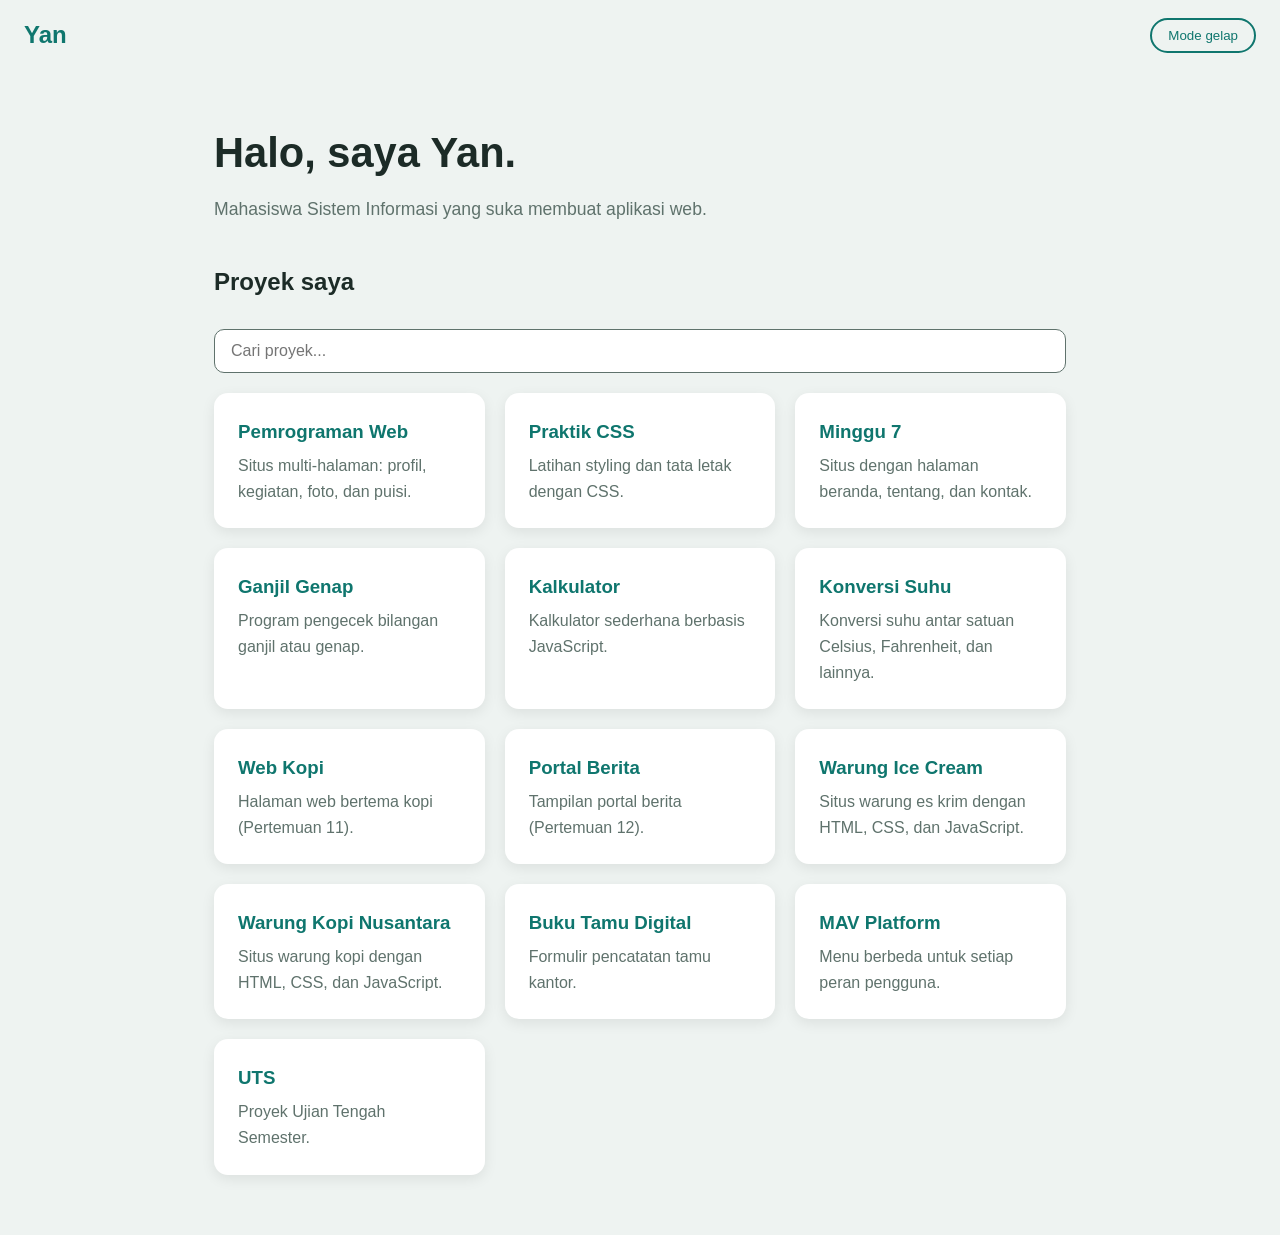
<file: index.html>
<!DOCTYPE html>
<html lang="id">
<head>
    <meta charset="UTF-8">
    <meta name="viewport" content="width=device-width, initial-scale=1">
    <title>Portofolio Yan</title>
    <!-- Menghubungkan file CSS -->
    <link rel="stylesheet" href="style.css">
</head>
<body>
    <!-- Bagian atas -->
    <header class="header">
        <h2 class="logo">Yan</h2>
        <button id="tombol-tema">Mode gelap</button>
    </header>

    <main class="isi">
        <!-- Perkenalan -->
        <section class="perkenalan">
            <h1>Halo, saya Yan.</h1>
            <p>Mahasiswa Sistem Informasi yang suka membuat aplikasi web.</p>
        </section>

        <!-- Daftar proyek -->
        <h2>Proyek saya</h2>
        <!-- Kotak pencarian (dipakai oleh script.js) -->
        <input type="text" id="cari" placeholder="Cari proyek...">

        <section class="daftar-proyek">
            <!-- Satu kartu = satu proyek.
            href mengarah ke halaman utama di dalam folder proyek tersebut. -->

            <!-- ===== Dasar HTML & CSS ===== -->
            <a class="kartu" href="pemrograman-web/index.html">
                <h3>Pemrograman Web</h3>
                <p>Situs multi-halaman: profil, kegiatan, foto, dan puisi.</p>
            </a>

            <a class="kartu" href="praktik-css/index.html">
                <h3>Praktik CSS</h3>
                <p>Latihan styling dan tata letak dengan CSS.</p>
            </a>

            <a class="kartu" href="Minggu-7/index.html">
                <h3>Minggu 7</h3>
                <p>Situs dengan halaman beranda, tentang, dan kontak.</p>
            </a>

            <!-- ===== Praktikum JavaScript ===== -->
            <a class="kartu" href="PRAKTIKUM-MO5/ganjilgenap.html">
                <h3>Ganjil Genap</h3>
                <p>Program pengecek bilangan ganjil atau genap.</p>
            </a>

            <a class="kartu" href="PRAKTIKUM-MO5/kalkulator.html">
                <h3>Kalkulator</h3>
                <p>Kalkulator sederhana berbasis JavaScript.</p>
            </a>

            <a class="kartu" href="PRAKTIKUM-MO5/konversisuhu.html">
                <h3>Konversi Suhu</h3>
                <p>Konversi suhu antar satuan Celsius, Fahrenheit, dan lainnya.</p>
            </a>

            <!-- ===== Proyek Web ===== -->
            <a class="kartu" href="Pertemuan-11/webkopi.html">
                <h3>Web Kopi</h3>
                <p>Halaman web bertema kopi (Pertemuan 11).</p>
            </a>

            <a class="kartu" href="Pertemuan-12/portal_berita.html">
                <h3>Portal Berita</h3>
                <p>Tampilan portal berita (Pertemuan 12).</p>
            </a>

            <a class="kartu" href="warung-ice-cream/index.html">
                <h3>Warung Ice Cream</h3>
                <p>Situs warung es krim dengan HTML, CSS, dan JavaScript.</p>
            </a>

            <a class="kartu" href="warung-kopi-nusantara/index.html">
                <h3>Warung Kopi Nusantara</h3>
                <p>Situs warung kopi dengan HTML, CSS, dan JavaScript.</p>
            </a>

            <a class="kartu" href="buku-tamu-digital/index.html">
                <h3>Buku Tamu Digital</h3>
                <p>Formulir pencatatan tamu kantor.</p>
            </a>

            <a class="kartu" href="mav-platform/index.html">
                <h3>MAV Platform</h3>
                <p>Menu berbeda untuk setiap peran pengguna.</p>
            </a>

            <!-- ===== Ujian ===== -->
            <a class="kartu" href="UTS/index.html">
                <h3>UTS</h3>
                <p>Proyek Ujian Tengah Semester.</p>
            </a>

            <!-- Mau menambah proyek? Salin satu blok <a class="kartu"> di atas,
            lalu ubah href, judul, dan deskripsinya. -->
        </section>

        <p id="pesan-kosong" class="pesan-kosong">Proyek tidak ditemukan.</p>
    </main>

    <!-- Menghubungkan file JavaScript (letakkan paling bawah) -->
    <script src="script.js"></script>
</body>
</html>
</file>
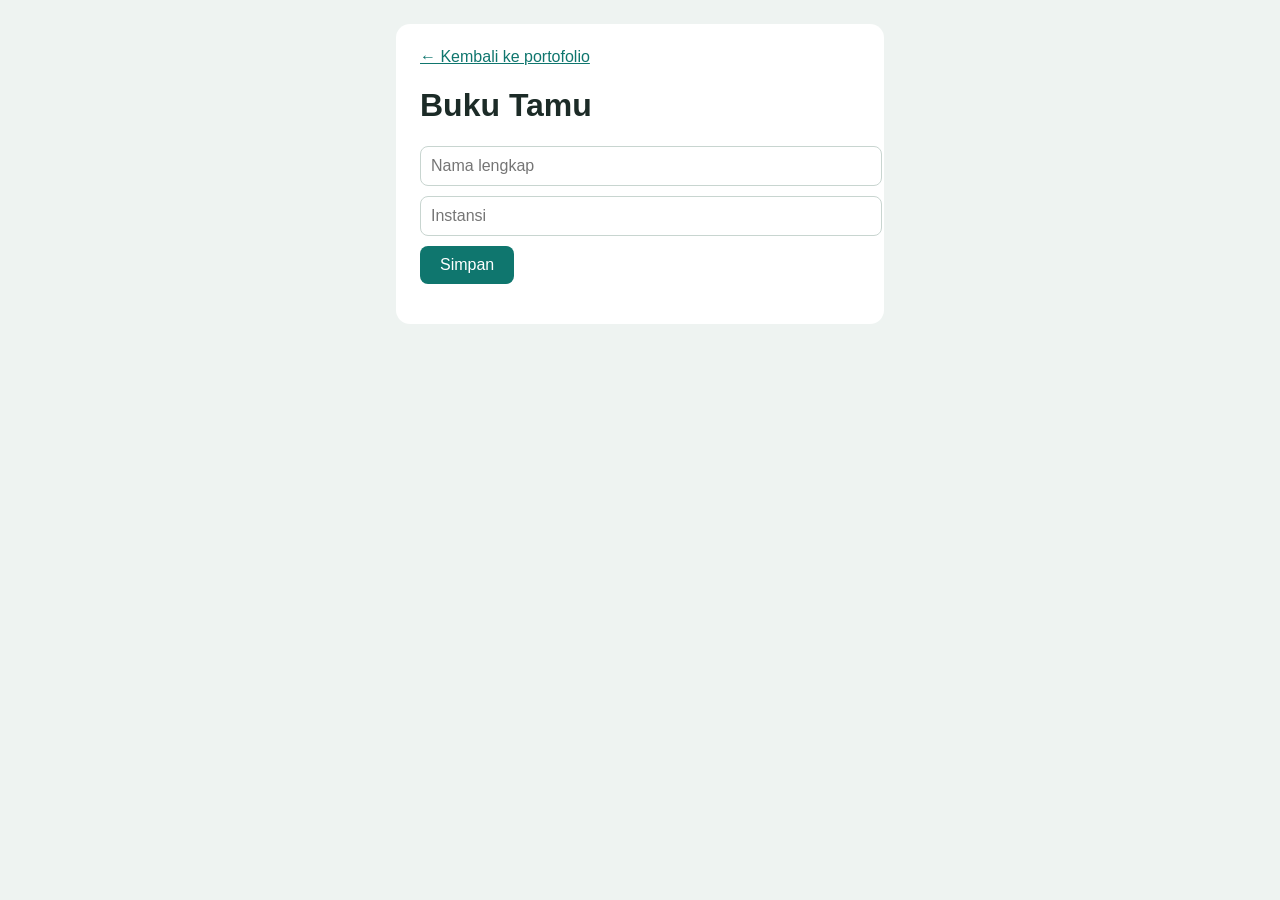
<file: buku-tamu-digital/index.html>
<!DOCTYPE html>
<html lang="id">
<head>
    <meta charset="UTF-8">
    <meta name="viewport" content="width=device-width, initial-scale=1">
    <title>Buku Tamu Digital</title>
    <link rel="stylesheet" href="style.css">
</head>
<body>
    <div class="kotak">
        <!-- ../ artinya "naik satu folder", lalu buka index.html utama -->
        <a href="../index.html">&larr; Kembali ke portofolio</a>
        <h1>Buku Tamu</h1>
        <input id="nama" placeholder="Nama lengkap">
        <input id="instansi" placeholder="Instansi">
        <button id="simpan">Simpan</button>
        <ul id="daftar"></ul>
    </div>
    <script src="script.js"></script>
</body>
</html>
</file>
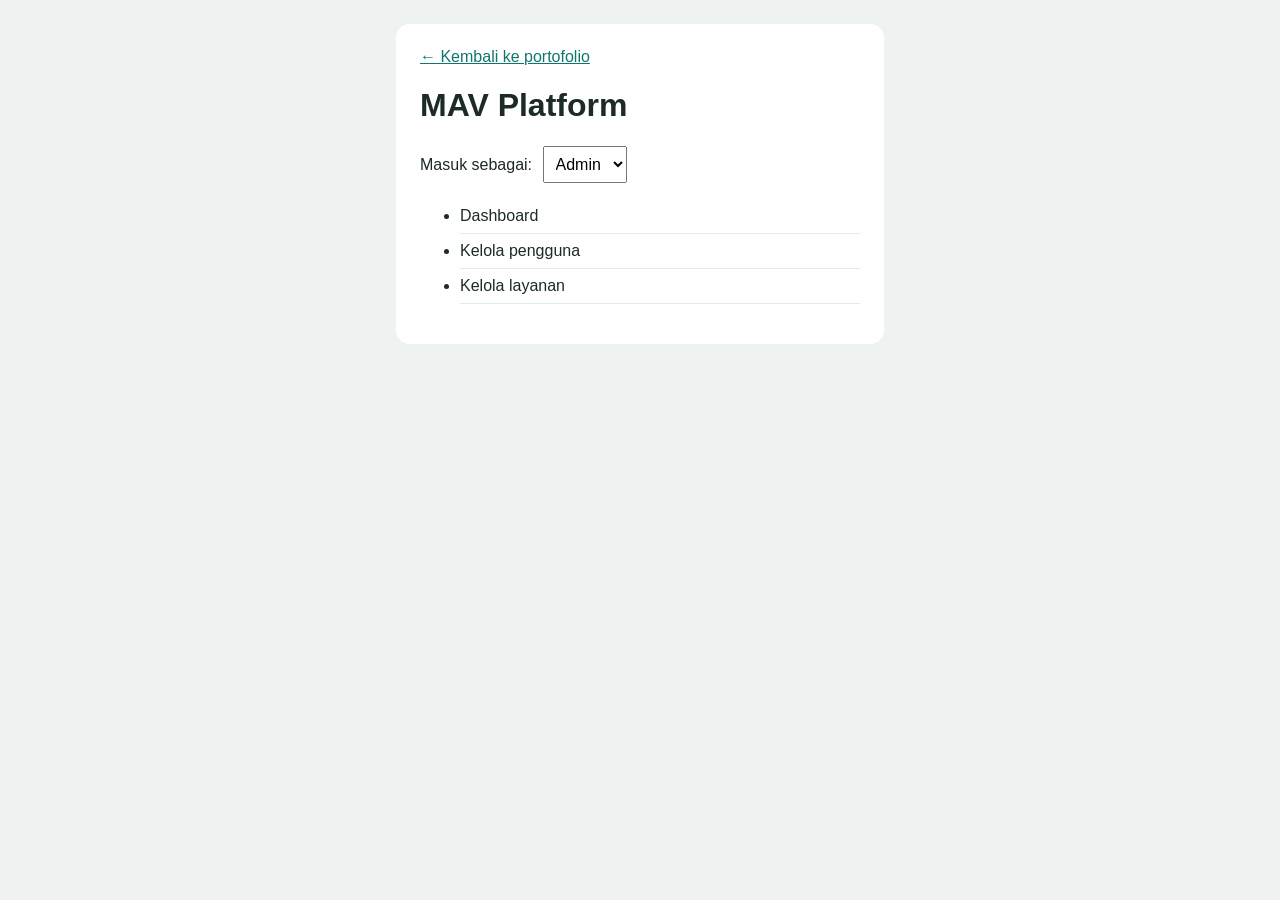
<file: mav-platform/index.html>
<!DOCTYPE html>
<html lang="id">
<head>
    <meta charset="UTF-8">
    <meta name="viewport" content="width=device-width, initial-scale=1">
    <title>MAV Platform</title>
    <link rel="stylesheet" href="style.css">
</head>
<body>
    <div class="kotak">
        <a href="../index.html">&larr; Kembali ke portofolio</a>
        <h1>MAV Platform</h1>
        <label>Masuk sebagai:
            <select id="peran">
                <option value="admin">Admin</option>
                <option value="staf">Staf</option>
                <option value="tamu">Tamu</option>
            </select>
        </label>
        <ul id="menu"></ul>
    </div>
    <script src="script.js"></script>
</body>
</html>
</file>
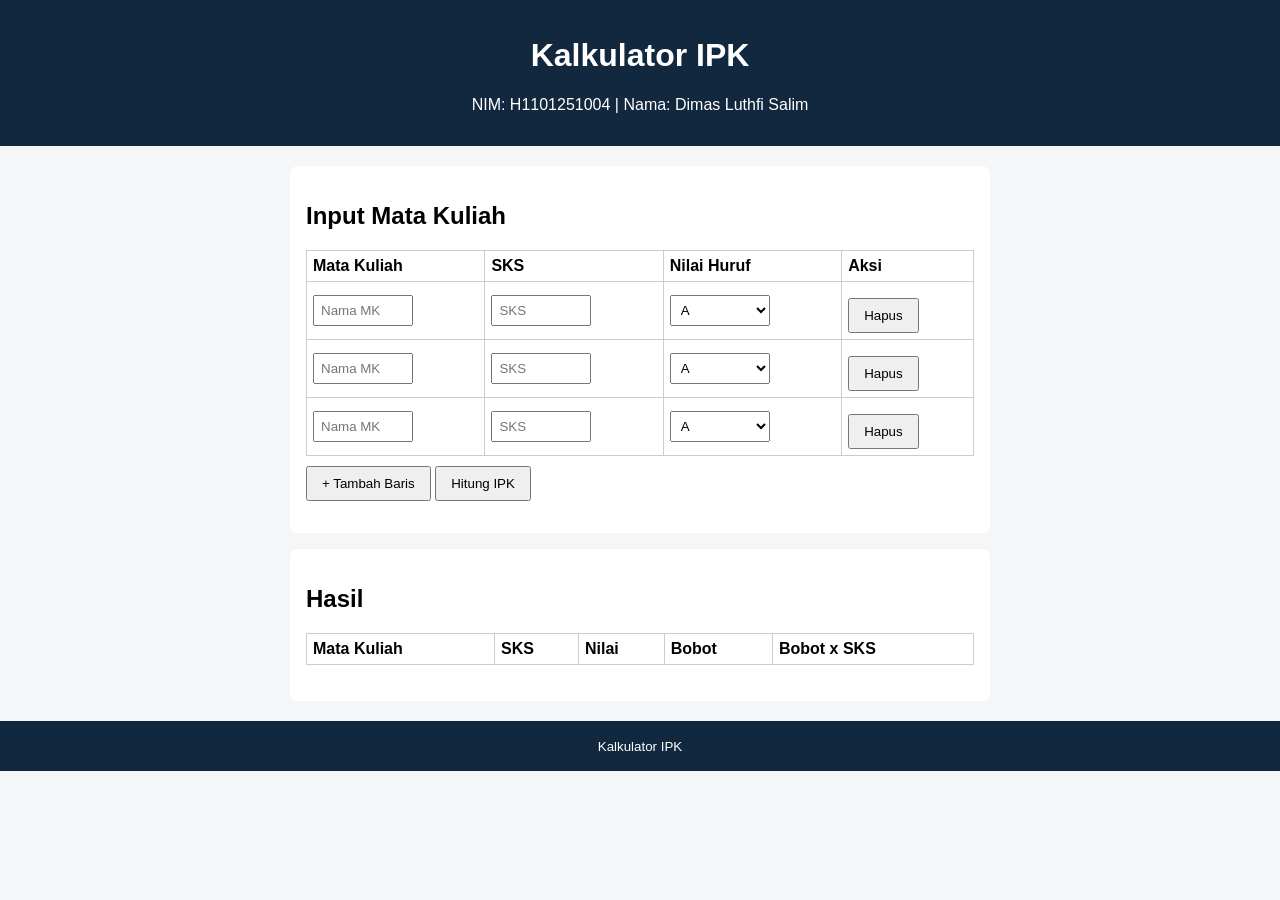
<file: UTS/index.html>
<!DOCTYPE html>
<html lang="en">
<head>
    <meta charset="UTF-8">
    <meta name="viewport" content="width=device-width, initial-scale=1.0">
    <title>Kalkulator IPK</title>
    <style>
        body {
            font-family: Arial, sans-serif;
            margin: 0;
            background: #f4f6f8;
        }
        header, footer {
            background: #12283f;
            color: #fff;
            padding: 16px;
            text-align: center;
        }
        main {
         max-width: 700px;
         margin: 20px auto;
         padding: 0 12px;   
        }
        section {
            background: #fff;
            padding: 16px;
            margin-bottom: 16px;
            border-radius: 8px;
        }
        table {
            width: 100%;
            border-collapse: collapse;
        }
        th, td {
            border: 1px solid #ccc;
            padding: 6px;
            text-align: left;
        }
        input, select {
            width: 100px;
            padding: 6px;
            box-sizing: border-box;
        }
        button {
            padding: 8px 14px;
            margin-top: 10px;
            cursor: pointer;
        }
        #pesan {
            color: red;
            margin-top: 8px;
        }
        #hasil {
            font-size: 1.3em;
            font-weight: bold;
            margin-top: 10px;
        }
    </style>
</head>
<body>
    <header> 
        <h1>Kalkulator IPK</h1>
        <p>NIM: H1101251004 | Nama: Dimas Luthfi Salim</p>
    </header>
    <main>
        <section id="input-section">
            <h2>Input Mata Kuliah</h2>
            <table>
                <thead> 
                    <tr> 
                        <th>Mata Kuliah</th>
                        <th>SKS</th>
                        <th>Nilai Huruf</th>
                        <th>Aksi</th>
                    </tr>
                </thead>
                <tbody id="tabel-input"></tbody>
            </table>
            <button id="tambah">+ Tambah Baris</button>
            <button id="hitung">Hitung IPK</button>
            <p id="pesan"></p>
        </section>
        <section id="hasil-section">
            <h2>Hasil</h2>
            <table> 
                <thead>
                    <tr> 
                        <th>Mata Kuliah</th>
                        <th>SKS</th>
                        <th>Nilai</th>
                        <th>Bobot</th>
                        <th>Bobot x SKS</th>
                    </tr>
                </thead>
                <tbody id="tabel-hasil"></tbody>
            </table>
            <p id="hasil"></p>
        </section>
    </main>
    <footer>
        <small>Kalkulator IPK</small>
    </footer>

    <script> 
        const bobotNilai = {A: 4, AB: 3.5, B: 3, BC: 2.5, C: 2, D: 1, E: 0};
        const tabelInput = document.getElementById("tabel-input");
        const tabelHasil = document.getElementById("tabel-hasil");
        const pesan = document.getElementById("pesan");
        const hasil = document.getElementById("hasil");
        
        for (let i = 0; i < 3; i++) tambahBaris();
        
        function tambahBaris() {
            const tr = document.createElement("tr");
            let opsi = "";
            for (const huruf in bobotNilai) {
                opsi += `<option value="${huruf}">${huruf}</option>`;
            }
            tr.innerHTML = `
                <td><input type="text" class="nama" placeholder="Nama MK"></td>
                <td><input type="text" class="sks" placeholder="SKS"></td>
                <td><select class="huruf">${opsi}</select></td>
                <td><button type="button" class="hapus">Hapus</button></td>`;
            tr.querySelector(".hapus").addEventListener("click", function() {
                tr.remove();
            });
            tabelInput.appendChild(tr);
        }

        function hitungIPK() {
            pesan.textContent = "";
            hasil.textContent = "";
            tabelHasil.innerHTML = "";

            const baris = tabelInput.querySelectorAll("tr");
            const daftarMK = [];

            for (let i = 0; i < baris.length; i++) {
                const nama = baris[i].querySelector(".nama").value.trim();
                const sksTeks = baris[i].querySelector(".sks").value.trim();
                const huruf = baris[i].querySelector(".huruf").value;
                const sks = Number(sksTeks);

                if (nama === "" || sksTeks === "" || isNaN(sks) || sks <= 0 || !Number.isInteger(sks)) {
                    pesan.textContent = "Baris " + (i + 1) + ": nama harus diisi dan SKS harus angka bulat > 0.";
                    return;
                }
                daftarMK.push({nama: nama, sks: sks, huruf: huruf, bobot: bobotNilai[huruf]});
            }

            let totalMutu = 0;
            let totalSKS = 0;
            daftarMK.forEach(function (mk){
                const mutu = mk.bobot * mk.sks;
                totalMutu += mutu;
                totalSKS += mk.sks;
                tabelHasil.innerHTML += `
                    <tr>
                        <td>${mk.nama}</td>
                        <td>${mk.sks}</td>
                        <td>${mk.huruf}</td>
                        <td>${mk.bobot}</td>
                        <td>${mutu}</td>
                    </tr>`;
            });
            const ipk = totalMutu / totalSKS;
            hasil.textContent = "IPK: " + ipk.toFixed(2) + " (Total SKS: " + totalSKS + ")";
        }
        document.getElementById("tambah").addEventListener("click", tambahBaris);
        document.getElementById("hitung").addEventListener("click", hitungIPK);
    </script>
</body>
</html>
</file>
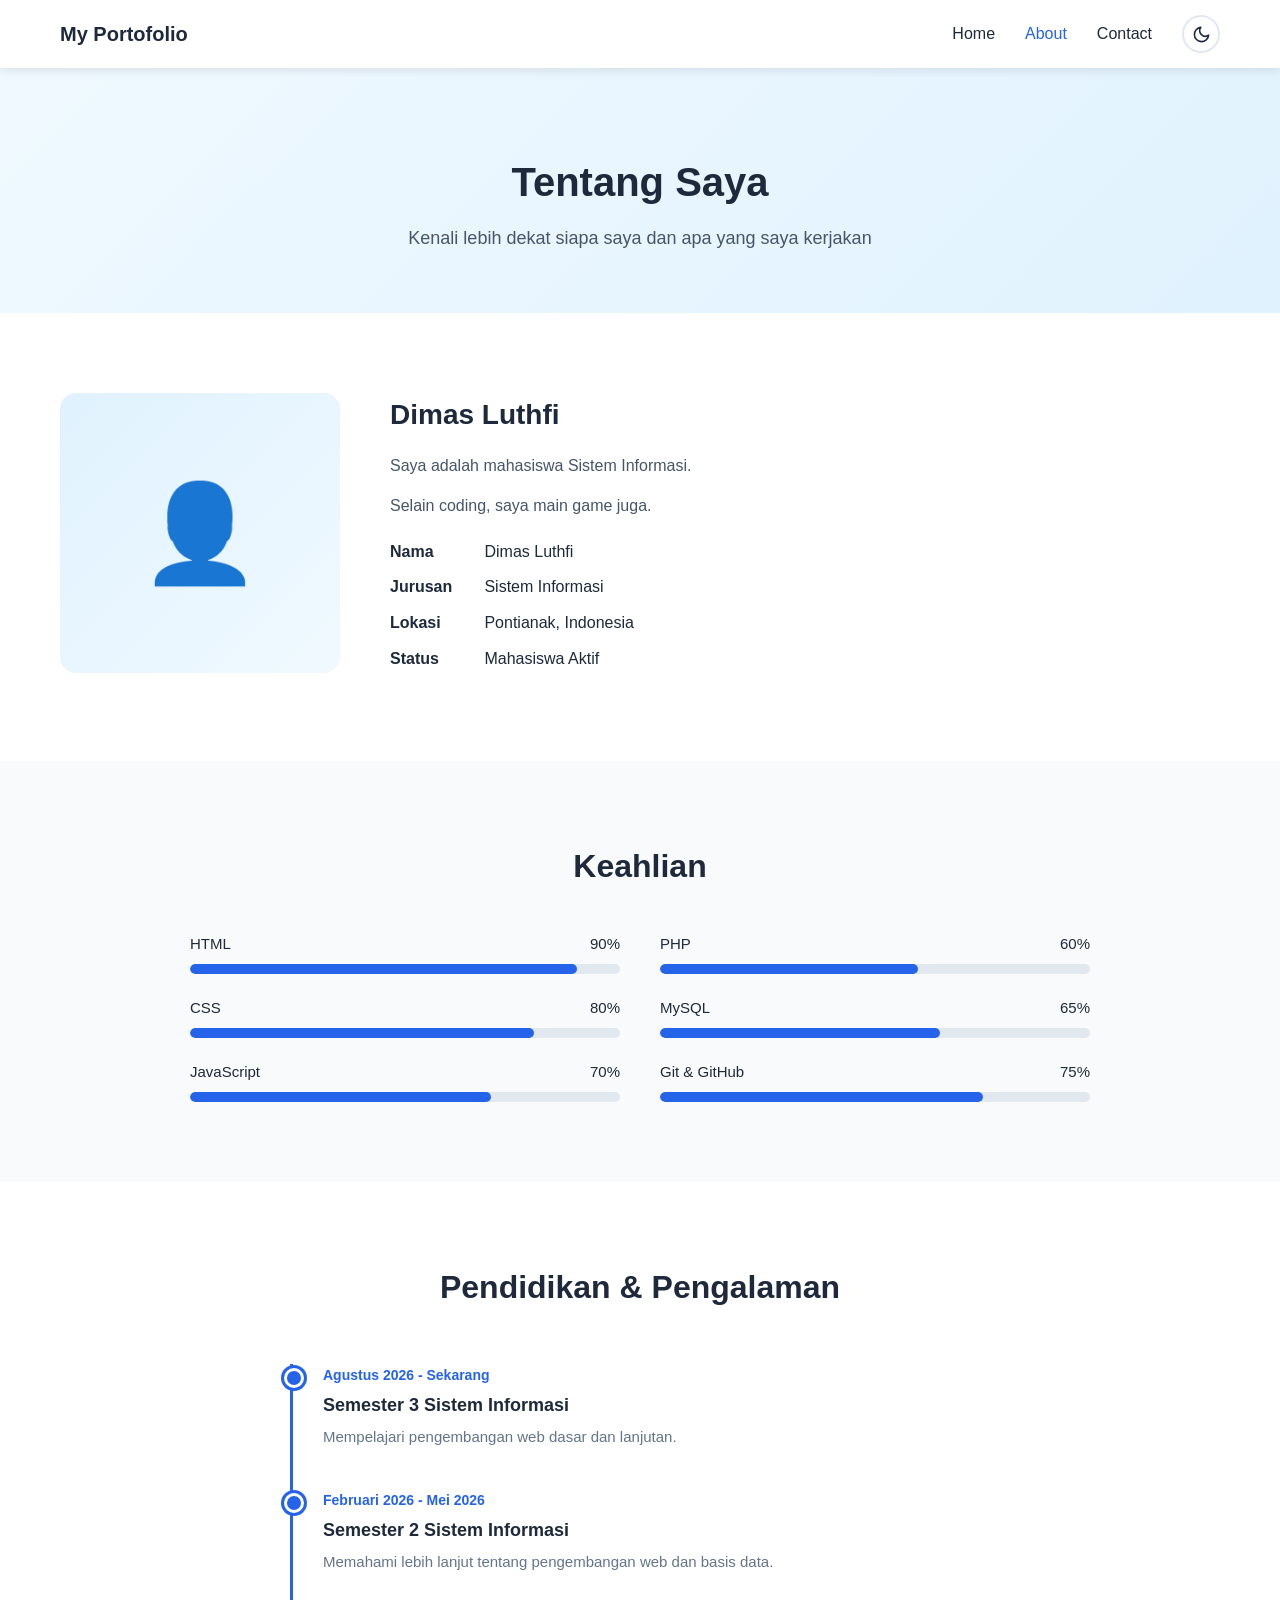
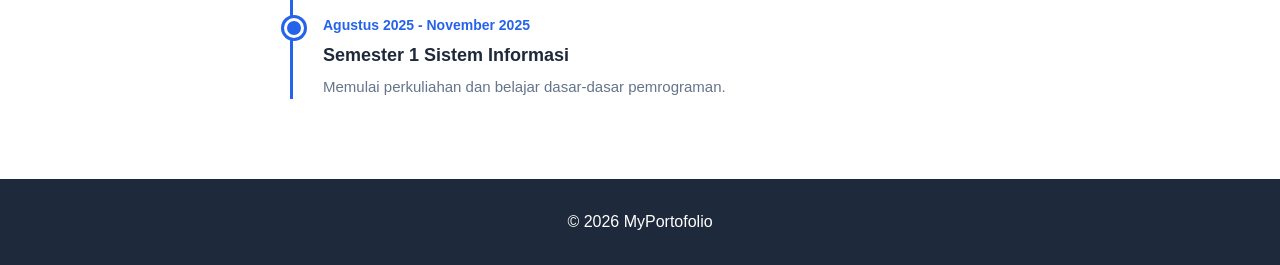
<file: about.html>
<!DOCTYPE html>
<html lang="id">
<head>
    <meta charset="UTF-8">
    <script>
    (function () {
        try {
            var saved = localStorage.getItem('theme');
            var theme = saved || (window.matchMedia('(prefers-color-scheme: dark)').matches ? 'dark' : 'light');
            document.documentElement.setAttribute('data-theme', theme);
        } catch (e) { /* localStorage tidak tersedia, tetap pakai default terang */ }
    })();
</script>
    <meta name="viewport" content="width=device-width, initial-scale=1.0">
    <title>Tentang Saya</title>
    <link rel="stylesheet" href="css/style.css">
</head>
<body>
    
<nav>
    <div class="container">
        <div class="logo">My Portofolio</div>
        <ul class="nav-links" id="navLinks">
            <li><a href="index.html">Home</a></li>
            <li><a href="about.html" class="active">About</a></li>
            <li><a href="contact.html">Contact</a></li>
        </ul>
        <div class="nav-actions">
            <button class="theme-toggle" id="themeToggle" aria-label="Ganti ke mode gelap" title="Ganti mode gelap/terang">
                <svg class="icon-moon" viewBox="0 0 24 24" width="19" height="19" fill="none" stroke="currentColor" stroke-width="2" stroke-linecap="round" stroke-linejoin="round" aria-hidden="true">
                    <path d="M21 12.79A9 9 0 1 1 11.21 3 7 7 0 0 0 21 12.79z"/>
                </svg>
                <svg class="icon-sun" viewBox="0 0 24 24" width="19" height="19" fill="none" stroke="currentColor" stroke-width="2" stroke-linecap="round" stroke-linejoin="round" aria-hidden="true">
                    <circle cx="12" cy="12" r="5"/>
                    <line x1="12" y1="1" x2="12" y2="3"/>
                    <line x1="12" y1="21" x2="12" y2="23"/>
                    <line x1="4.22" y1="4.22" x2="5.64" y2="5.64"/>
                    <line x1="18.36" y1="18.36" x2="19.78" y2="19.78"/>
                    <line x1="1" y1="12" x2="3" y2="12"/>
                    <line x1="21" y1="12" x2="23" y2="12"/>
                    <line x1="4.22" y1="19.78" x2="5.64" y2="18.36"/>
                    <line x1="18.36" y1="5.64" x2="19.78" y2="4.22"/>
                </svg>
            </button>
            <button class="nav-toggle" id="navToggle" aria-label="Buka menu navigasi" aria-expanded="false">
                <span></span><span></span><span></span>
            </button>
        </div>
    </div>
</nav>

    <header class="page-header">
        <div class="container">
            <h1>Tentang Saya</h1>
            <p>Kenali lebih dekat siapa saya dan apa yang saya kerjakan</p>
        </div>
    </header>

    <section class="about-section">
        <div class="container">
            <div class="about-grid">
                <div class="about-photo" aria-hidden="true">👤</div>
                <div class="about-text">
                    <h2>Dimas Luthfi</h2>
                    <p>
                        Saya adalah mahasiswa Sistem Informasi.
                    </p>
                    <p>
                        Selain coding, saya main game juga.
                    </p>
                    <ul class="info-list">
                        <li><strong>Nama</strong> Dimas Luthfi</li>
                        <li><strong>Jurusan</strong> Sistem Informasi</li>
                        <li><strong>Lokasi</strong> Pontianak, Indonesia</li>
                        <li><strong>Status</strong> Mahasiswa Aktif</li>
                    </ul>
                </div>
            </div>
        </div>
    </section>

    <section class="skills-section">
        <div class="container">
            <h2>Keahlian</h2>
            <div class="skills-grid">
                <div>
                    <div class="skill-item">
                        <div class="skill-item-header"><span>HTML</span><span>90%</span></div>
                        <div class="skill-bar"><div class="skill-bar-fill" data-percent="90"></div></div>
                    </div>
                    <div class="skill-item">
                        <div class="skill-item-header"><span>CSS</span><span>80%</span></div>
                        <div class="skill-bar"><div class="skill-bar-fill" data-percent="80"></div></div>
                    </div>
                    <div class="skill-item">
                        <div class="skill-item-header"><span>JavaScript</span><span>70%</span></div>
                        <div class="skill-bar"><div class="skill-bar-fill" data-percent="70"></div></div>
                    </div>
                </div>
                <div>
                    <div class="skill-item">
                        <div class="skill-item-header"><span>PHP</span><span>60%</span></div>
                        <div class="skill-bar"><div class="skill-bar-fill" data-percent="60"></div></div>
                    </div>
                    <div class="skill-item">
                        <div class="skill-item-header"><span>MySQL</span><span>65%</span></div>
                        <div class="skill-bar"><div class="skill-bar-fill" data-percent="65"></div></div>
                    </div>
                    <div class="skill-item">
                        <div class="skill-item-header"><span>Git & GitHub</span><span>75%</span></div>
                        <div class="skill-bar"><div class="skill-bar-fill" data-percent="75"></div></div>
                    </div>
                </div>
            </div>
        </div>
    </section>

    <section class="timeline-section">
        <div class="container">
            <h2>Pendidikan & Pengalaman</h2>
            <div class="timeline">
                <div class="timeline-item">
                    <div class="timeline-date">Agustus 2026 - Sekarang</div>
                    <h3>Semester 3 Sistem Informasi</h3>
                    <p>Mempelajari pengembangan web dasar dan lanjutan.</p>
                </div>
                <div class="timeline-item">
                    <div class="timeline-date">Februari 2026 - Mei 2026</div>
                    <h3>Semester 2 Sistem Informasi</h3>
                    <p>Memahami lebih lanjut tentang pengembangan web dan basis data.</p>
                </div>
                <div class="timeline-item">
                    <div class="timeline-date">Agustus 2025 - November 2025</div>
                    <h3>Semester 1 Sistem Informasi</h3>
                    <p>Memulai perkuliahan dan belajar dasar-dasar pemrograman.</p>
                </div>
            </div>
        </div>
    </section>

    <footer>
        <p>&copy; 2026 MyPortofolio</p>
    </footer>

    <script src="js/main.js"></script>
</body>
</html>
</file>
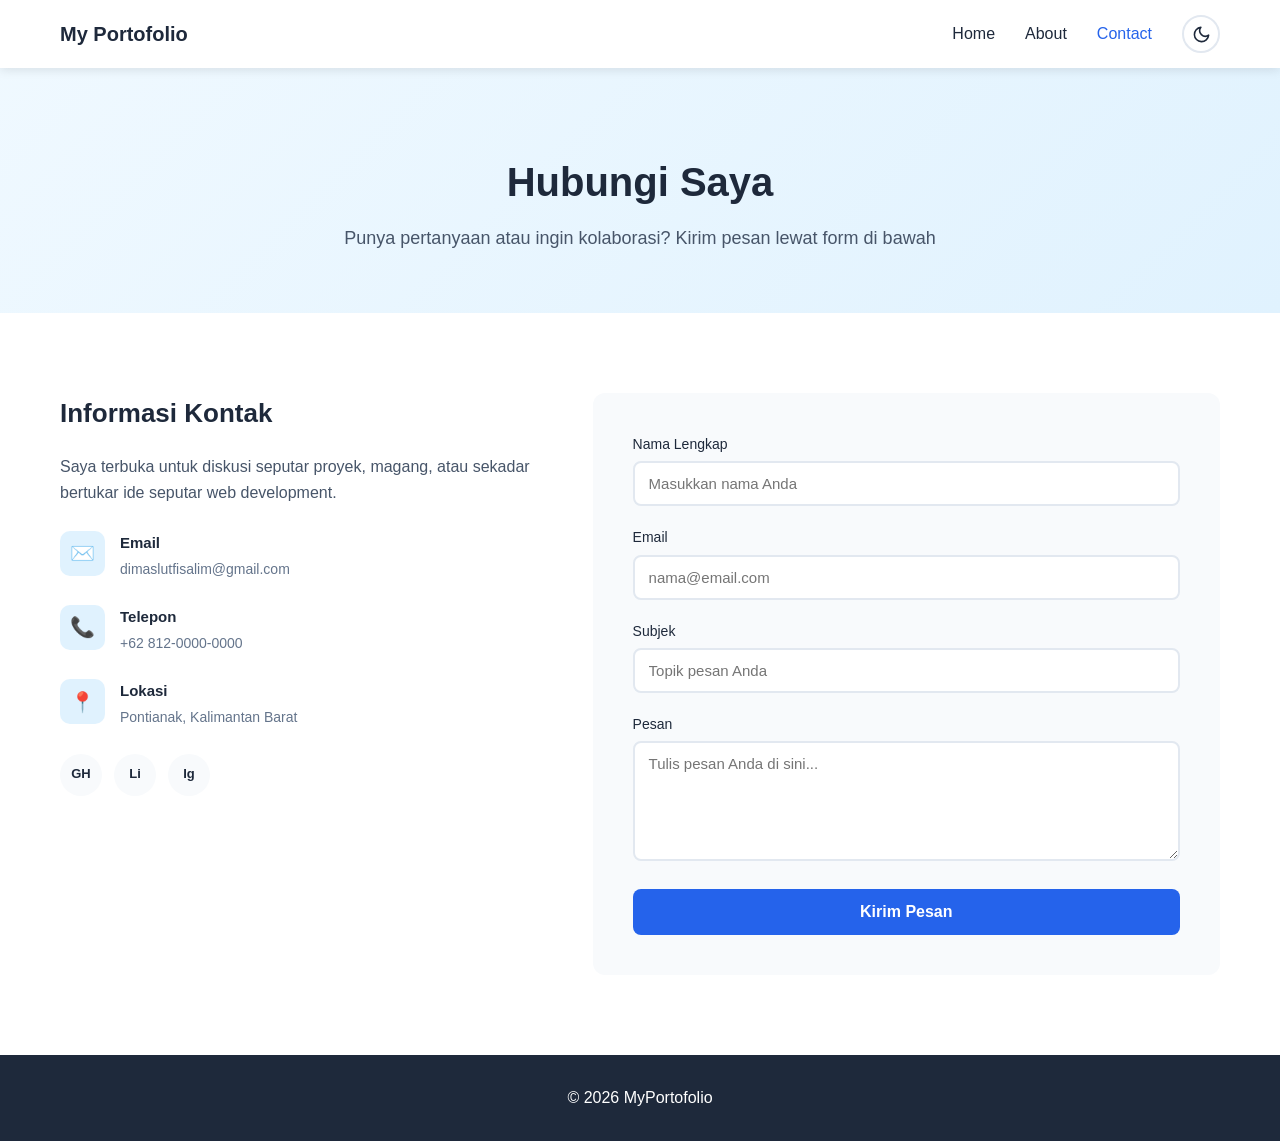
<file: contact.html>
<!DOCTYPE html>
<html lang="id">
<head>
    <meta charset="UTF-8">
    <script>
    (function () {
        try {
            var saved = localStorage.getItem('theme');
            var theme = saved || (window.matchMedia('(prefers-color-scheme: dark)').matches ? 'dark' : 'light');
            document.documentElement.setAttribute('data-theme', theme);
        } catch (e) { /* localStorage tidak tersedia, tetap pakai default terang */ }
    })();
</script>
    <meta name="viewport" content="width=device-width, initial-scale=1.0">
    <title>Kontak - Portofolio Saya</title>
    <link rel="stylesheet" href="css/style.css">
</head>
<body>
    
<nav>
    <div class="container">
        <div class="logo">My Portofolio</div>
        <ul class="nav-links" id="navLinks">
            <li><a href="index.html">Home</a></li>
            <li><a href="about.html">About</a></li>
            <li><a href="contact.html" class="active">Contact</a></li>
        </ul>
        <div class="nav-actions">
            <button class="theme-toggle" id="themeToggle" aria-label="Ganti ke mode gelap" title="Ganti mode gelap/terang">
                <svg class="icon-moon" viewBox="0 0 24 24" width="19" height="19" fill="none" stroke="currentColor" stroke-width="2" stroke-linecap="round" stroke-linejoin="round" aria-hidden="true">
                    <path d="M21 12.79A9 9 0 1 1 11.21 3 7 7 0 0 0 21 12.79z"/>
                </svg>
                <svg class="icon-sun" viewBox="0 0 24 24" width="19" height="19" fill="none" stroke="currentColor" stroke-width="2" stroke-linecap="round" stroke-linejoin="round" aria-hidden="true">
                    <circle cx="12" cy="12" r="5"/>
                    <line x1="12" y1="1" x2="12" y2="3"/>
                    <line x1="12" y1="21" x2="12" y2="23"/>
                    <line x1="4.22" y1="4.22" x2="5.64" y2="5.64"/>
                    <line x1="18.36" y1="18.36" x2="19.78" y2="19.78"/>
                    <line x1="1" y1="12" x2="3" y2="12"/>
                    <line x1="21" y1="12" x2="23" y2="12"/>
                    <line x1="4.22" y1="19.78" x2="5.64" y2="18.36"/>
                    <line x1="18.36" y1="5.64" x2="19.78" y2="4.22"/>
                </svg>
            </button>
            <button class="nav-toggle" id="navToggle" aria-label="Buka menu navigasi" aria-expanded="false">
                <span></span><span></span><span></span>
            </button>
        </div>
    </div>
</nav>

    <header class="page-header">
        <div class="container">
            <h1>Hubungi Saya</h1>
            <p>Punya pertanyaan atau ingin kolaborasi? Kirim pesan lewat form di bawah</p>
        </div>
    </header>

    <!-- Contact -->
    <section class="contact-section">
        <div class="container">
            <div class="contact-grid">
                <div class="contact-info">
                    <h2>Informasi Kontak</h2>
                    <p>Saya terbuka untuk diskusi seputar proyek, magang, atau sekadar bertukar ide seputar web development.</p>

                    <div class="contact-detail">
                        <div class="contact-detail-icon">✉️</div>
                        <div>
                            <h4>Email</h4>
                            <p>dimaslutfisalim@gmail.com</p>
                        </div>
                    </div>
                    <div class="contact-detail">
                        <div class="contact-detail-icon">📞</div>
                        <div>
                            <h4>Telepon</h4>
                            <p>+62 812-0000-0000</p>
                        </div>
                    </div>
                    <div class="contact-detail">
                        <div class="contact-detail-icon">📍</div>
                        <div>
                            <h4>Lokasi</h4>
                            <p>Pontianak, Kalimantan Barat</p>
                        </div>
                    </div>

                    <div class="social-links">
                        <a href="#" aria-label="GitHub">GH</a>
                        <a href="#" aria-label="LinkedIn">Li</a>
                        <a href="#" aria-label="Instagram">Ig</a>
                    </div>
                </div>

                <form class="contact-form" id="contactForm" novalidate>
                    <div class="form-group" id="group-name">
                        <label for="name">Nama Lengkap</label>
                        <input type="text" id="name" name="name" placeholder="Masukkan nama Anda">
                        <span class="error-message">Nama wajib diisi (minimal 3 karakter).</span>
                    </div>

                    <div class="form-group" id="group-email">
                        <label for="email">Email</label>
                        <input type="email" id="email" name="email" placeholder="nama@email.com">
                        <span class="error-message">Masukkan alamat email yang valid.</span>
                    </div>

                    <div class="form-group" id="group-subject">
                        <label for="subject">Subjek</label>
                        <input type="text" id="subject" name="subject" placeholder="Topik pesan Anda">
                        <span class="error-message">Subjek wajib diisi.</span>
                    </div>

                    <div class="form-group" id="group-message">
                        <label for="message">Pesan</label>
                        <textarea id="message" name="message" placeholder="Tulis pesan Anda di sini..."></textarea>
                        <span class="error-message">Pesan minimal 10 karakter.</span>
                    </div>

                    <button type="submit" class="form-submit-btn" id="submitBtn">Kirim Pesan</button>
                    <div class="form-status" id="formStatus"></div>
                </form>
            </div>
        </div>
    </section>

    <footer>
        <p>&copy; 2026 MyPortofolio</p>
    </footer>

    <script src="js/main.js"></script>
</body>
</html>
</file>
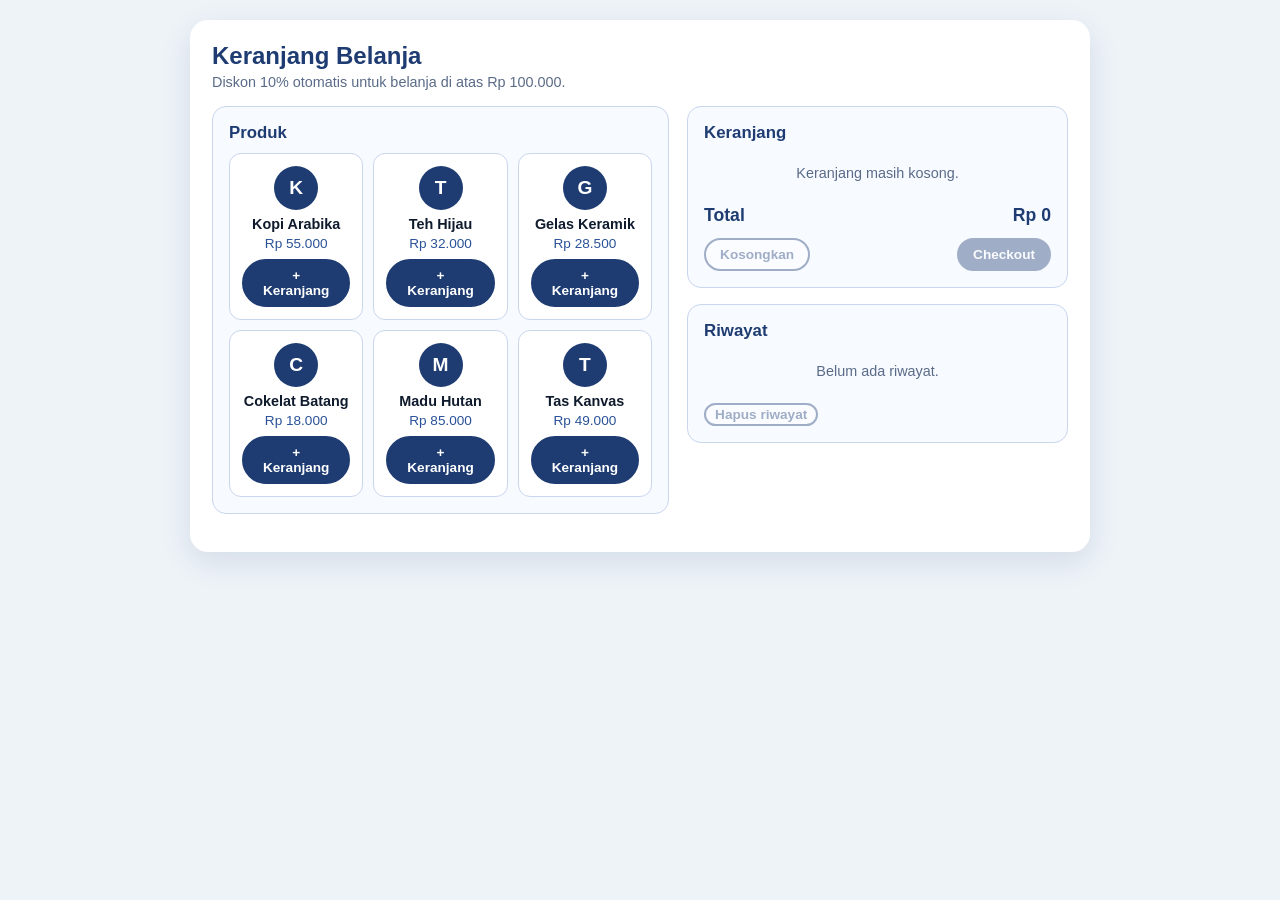
<file: keranjang-belanja.html>
<!DOCTYPE html>
<html lang="id">
<head>
<meta charset="UTF-8">
<meta name="viewport" content="width=device-width, initial-scale=1">
<title>Keranjang Belanja</title>
<style>
  *{box-sizing:border-box}
  body{margin:0;padding:20px 12px;background:#eef3f8;color:#0f1b2d;font-family:Arial,Helvetica,sans-serif}
  .wrap{max-width:900px;margin:0 auto;background:#fff;border-radius:18px;padding:22px;box-shadow:0 10px 30px rgba(30,60,114,.12)}
  h1{margin:0 0 4px;color:#1e3c72;font-size:1.5rem}
  h2{margin:0 0 10px;color:#1e3c72;font-size:1.05rem}
  .sub{margin:0 0 16px;color:#5a6b88;font-size:.9rem}
  .layout{display:grid;grid-template-columns:1.2fr 1fr;gap:18px}
  @media(max-width:720px){.layout{grid-template-columns:1fr}}
  .panel{background:#f7faff;border:1px solid #c9d6ee;border-radius:14px;padding:16px;margin-bottom:16px}
  .produk{display:grid;grid-template-columns:repeat(auto-fill,minmax(130px,1fr));gap:10px}
  .kartu{background:#fff;border:1px solid #c9d6ee;border-radius:12px;padding:12px;text-align:center;transition:transform .2s,box-shadow .2s}
  .kartu:hover{transform:translateY(-4px);box-shadow:0 8px 16px rgba(30,60,114,.15)}
  .ikon{width:44px;height:44px;margin:0 auto 6px;border-radius:50%;background:#1e3c72;color:#fff;font-weight:bold;font-size:1.2rem;display:grid;place-items:center;transition:transform .2s}
  .kartu:hover .ikon{transform:scale(1.12)}
  .nama{font-weight:bold;margin:4px 0;font-size:.9rem}
  .harga{color:#2a5298;font-size:.85rem;margin-bottom:8px}
  button{border:2px solid #1e3c72;background:#1e3c72;color:#fff;font-weight:bold;padding:7px 14px;border-radius:999px;cursor:pointer;font-size:.85rem;transition:transform .15s,opacity .15s}
  button:hover:not(:disabled){transform:translateY(-1px)}
  button:active:not(:disabled){transform:scale(.95)}
  button:disabled{opacity:.4;cursor:not-allowed}
  button.putih{background:#fff;color:#1e3c72}
  button.kecil{padding:2px 9px}
  .baris{display:flex;justify-content:space-between;align-items:center;gap:8px;padding:8px 0;border-bottom:1px dashed #c9d6ee;font-size:.9rem}
  .info{flex:1}
  .info small{display:block;color:#5a6b88}
  .qty{display:flex;align-items:center;gap:6px}
  .kosong{color:#5a6b88;text-align:center;padding:12px 0;font-size:.9rem}
  .total{display:flex;justify-content:space-between;margin-top:12px;font-size:1.1rem;font-weight:bold;color:#1e3c72}
  .total del{color:#8a96ad;font-weight:normal;margin-right:8px;font-size:.9rem}
  .hemat{display:none;color:#1b7f3b;font-size:.82rem;text-align:right;margin-top:2px}
  .aksi{display:flex;justify-content:space-between;margin-top:12px}
  .toast{display:none;margin-top:12px;background:#e7f6ec;color:#1b7f3b;border:1px solid #b6e2c4;border-radius:10px;padding:10px 12px;font-weight:bold;font-size:.9rem}
  #overlay{display:none;position:fixed;inset:0;background:rgba(15,27,45,.55);padding:16px;overflow:auto;z-index:10}
  #formPembeli{background:#fff;max-width:380px;margin:40px auto;padding:22px;border-radius:16px}
  label{display:block;margin:10px 0 4px;font-weight:bold;font-size:.85rem;color:#1e3c72}
  input,textarea{width:100%;padding:9px 12px;border:1.5px solid #c9d6ee;border-radius:10px;font:inherit;transition:border-color .2s,background .2s}
  textarea{min-height:64px;resize:vertical}
  .salah{border-color:#c62828;background:#fff6f6}
  .benar{border-color:#1b7f3b}
  .err{display:none;color:#c62828;font-size:.8rem;margin-top:3px}
  .tombolForm{display:flex;justify-content:flex-end;gap:8px;margin-top:16px}
</style>
</head>
<body>
<div class="wrap">
  <h1>Keranjang Belanja</h1>
  <p class="sub">Diskon 10% otomatis untuk belanja di atas Rp 100.000.</p>
  <div class="layout">
    <div class="panel">
      <h2>Produk</h2>
      <div class="produk" id="produk"></div>
    </div>
    <div>
      <div class="panel">
        <h2>Keranjang</h2>
        <div id="cartList"></div>
        <div class="total"><span>Total</span><span id="cartTotal">Rp 0</span></div>
        <div class="hemat" id="hemat"></div>
        <div class="aksi">
          <button class="putih" id="btnKosongkan">Kosongkan</button>
          <button id="btnCheckout">Checkout</button>
        </div>
        <div class="toast" id="toast"></div>
      </div>
      <div class="panel">
        <h2>Riwayat</h2>
        <div id="riwayat"></div>
        <div class="aksi"><button class="putih kecil" id="btnHapusRiwayat">Hapus riwayat</button></div>
      </div>
    </div>
  </div>
</div>

<div id="overlay">
  <form id="formPembeli" novalidate>
    <h2>Data Pembeli</h2>
    <label for="nama">Nama Lengkap</label>
    <input id="nama" placeholder="Minimal 3 karakter" autocomplete="name">
    <div class="err" id="errNama">Nama minimal 3 karakter.</div>
    <label for="alamat">Alamat</label>
    <textarea id="alamat" placeholder="Jalan, nomor, kota (minimal 10 karakter)"></textarea>
    <div class="err" id="errAlamat">Alamat minimal 10 karakter.</div>
    <label for="hp">No. HP</label>
    <input id="hp" placeholder="08123456789" inputmode="tel" autocomplete="tel">
    <div class="err" id="errHp">No. HP tidak valid (contoh: 08123456789).</div>
    <div class="tombolForm">
      <button type="button" class="putih" id="btnBatal">Batal</button>
      <button type="submit">Konfirmasi</button>
    </div>
  </form>
</div>

<script src="https://code.jquery.com/jquery-3.7.1.min.js"></script>
<script>
$(function () {
  const produk = [
    { id: 1, nama: 'Kopi Arabika', harga: 55000 },
    { id: 2, nama: 'Teh Hijau', harga: 32000 },
    { id: 3, nama: 'Gelas Keramik', harga: 28500 },
    { id: 4, nama: 'Cokelat Batang', harga: 18000 },
    { id: 5, nama: 'Madu Hutan', harga: 85000 },
    { id: 6, nama: 'Tas Kanvas', harga: 49000 }
  ];
  const fields = [
    { input: '#nama', err: '#errNama', cek: v => v.trim().length >= 3 },
    { input: '#alamat', err: '#errAlamat', cek: v => v.trim().length >= 10 },
    { input: '#hp', err: '#errHp', cek: v => /^(\+62|62|0)8\d{8,11}$/.test(v.replace(/[\s-]/g, '')) }
  ];
  let cart = [];

  const rp = n => 'Rp ' + Math.round(n).toLocaleString('id-ID');
  const jumlah = () => cart.reduce((s, i) => s + i.qty, 0);
  const bacaRiwayat = () => { try { return JSON.parse(localStorage.getItem('riwayat')) || []; } catch (e) { return []; } };
  const kosong = teks => $('<div class="kosong"></div>').text(teks);

  function hitung() {
    const sub = cart.reduce((s, i) => s + i.harga * i.qty, 0);
    const diskon = sub > 100000 ? sub * 0.1 : 0;
    return { sub, diskon, total: sub - diskon };
  }

  function baris(judul, ket) {
    const $r = $('<div class="baris"><div class="info"><strong></strong><small></small></div></div>');
    $r.find('strong').text(judul);
    $r.find('small').text(ket);
    return $r;
  }

  function simpanRiwayat(total, qty, pembeli) {
    const data = bacaRiwayat();
    data.push({ tanggal: new Date().toISOString(), total, qty, pembeli });
    try { localStorage.setItem('riwayat', JSON.stringify(data)); } catch (e) {}
  }

  produk.forEach(p => {
    const $k = $('<div class="kartu"><div class="ikon"></div><div class="nama"></div><div class="harga"></div><button class="tambah">+ Keranjang</button></div>');
    $k.find('.ikon').text(p.nama[0]);
    $k.find('.nama').text(p.nama);
    $k.find('.harga').text(rp(p.harga));
    $k.find('.tambah').attr('data-id', p.id);
    $('#produk').append($k);
  });

  function updateCartUI(idBaru) {
    const $list = $('#cartList').empty();
    if (!cart.length) { $list.append(kosong('Keranjang masih kosong.')); }
    cart.forEach(i => {
      const $r = baris(i.nama, rp(i.harga) + ' x ' + i.qty + ' = ' + rp(i.harga * i.qty)).attr('data-id', i.id);
      const $q = $('<div class="qty"><button class="putih kecil kurang">−</button><span></span><button class="putih kecil plus">+</button><button class="putih kecil hapus">×</button></div>');
      $q.find('span').text(i.qty);
      $q.find('button').attr('data-id', i.id);
      $r.append($q).appendTo($list);
      if (i.id === idBaru && i.qty === 1) { $r.hide().slideDown(200); }
    });

    const h = hitung();
    if (h.diskon > 0) {
      $('#cartTotal').html('<del>' + rp(h.sub) + '</del>' + rp(h.total));
      $('#hemat').text('Kamu hemat ' + rp(h.diskon)).slideDown(150);
    } else {
      $('#cartTotal').text(rp(h.total));
      $('#hemat').slideUp(150);
    }
    $('#cartTotal').stop(true, true).fadeTo(100, 0.3).fadeTo(200, 1);
    $('#btnCheckout, #btnKosongkan').prop('disabled', !cart.length);
  }

  function tampilRiwayat() {
    const data = bacaRiwayat().reverse();
    const $r = $('#riwayat').empty();
    if (!data.length) { $r.append(kosong('Belum ada riwayat.')); }
    data.forEach(d => {
      const tgl = new Date(d.tanggal).toLocaleString('id-ID', { dateStyle: 'medium', timeStyle: 'short' });
      $r.append(baris(rp(d.total) + ' · ' + d.qty + ' item', tgl + (d.pembeli ? ' · ' + d.pembeli : '')));
    });
    $('#btnHapusRiwayat').prop('disabled', !data.length);
  }

  function ubahQty(id, delta) {
    const item = cart.find(i => i.id === id);
    if (!item) { return; }
    if (item.qty + delta < 1) { return hapusItem(id); }
    item.qty += delta;
    updateCartUI();
  }

  function hapusItem(id) {
    $('#cartList .baris[data-id="' + id + '"]').slideUp(200, function () {
      cart = cart.filter(i => i.id !== id);
      updateCartUI();
    });
  }

  $('#produk').on('click', '.tambah', function () {
    const id = Number($(this).attr('data-id'));
    const ada = cart.find(i => i.id === id);
    if (ada) { ada.qty++; } else { cart.push({ ...produk.find(p => p.id === id), qty: 1 }); }
    updateCartUI(id);
  });

  $('#cartList')
    .on('click', '.plus', function () { ubahQty(Number($(this).attr('data-id')), 1); })
    .on('click', '.kurang', function () { ubahQty(Number($(this).attr('data-id')), -1); })
    .on('click', '.hapus', function () { hapusItem(Number($(this).attr('data-id'))); });

  $('#btnKosongkan').click(function () {
    $('#cartList').fadeOut(150, function () {
      cart = [];
      updateCartUI();
      $(this).fadeIn(150);
    });
  });

  $('#btnHapusRiwayat').click(function () {
    try { localStorage.removeItem('riwayat'); } catch (e) {}
    $('#riwayat').fadeOut(150, function () {
      tampilRiwayat();
      $(this).fadeIn(150);
    });
  });

  function tutupModal() {
    $('#overlay').fadeOut(200);
    $('#formPembeli')[0].reset();
    fields.forEach(f => { $(f.input).removeClass('salah benar'); $(f.err).stop(true, true).hide(); });
  }

  function validasi(f) {
    const ok = f.cek($(f.input).val());
    $(f.input).toggleClass('salah', !ok).toggleClass('benar', ok);
    $(f.err).stop(true, true)[ok ? 'slideUp' : 'slideDown'](150);
    return ok;
  }

  $('#btnCheckout').click(function () {
    $('#overlay').fadeIn(200);
    $('#nama').trigger('focus');
  });
  $('#btnBatal').click(tutupModal);
  $('#overlay').on('mousedown', function (e) { if (e.target === this) { tutupModal(); } });
  $(document).on('keydown', function (e) { if (e.key === 'Escape' && $('#overlay').is(':visible')) { tutupModal(); } });

  fields.forEach(f => {
    $(f.input).on('input', function () {
      if ($(this).hasClass('salah') || $(this).hasClass('benar')) { validasi(f); }
    });
  });

  $('#formPembeli').submit(function (e) {
    e.preventDefault();
    const salah = fields.filter(f => !validasi(f));
    if (salah.length) { $(salah[0].input).trigger('focus'); return; }

    const h = hitung(), qty = jumlah(), nama = $('#nama').val().trim();
    simpanRiwayat(h.total, qty, nama);
    cart = [];
    updateCartUI();
    tampilRiwayat();
    tutupModal();
    $('#toast')
      .text('Terima kasih, ' + nama + '! Pesanan ' + rp(h.total) + ' (' + qty + ' item) dikonfirmasi.')
      .stop(true, true).fadeIn(200).delay(3000).fadeOut(400);
  });

  updateCartUI();
  tampilRiwayat();
});
</script>
</body>
</html>
</file>
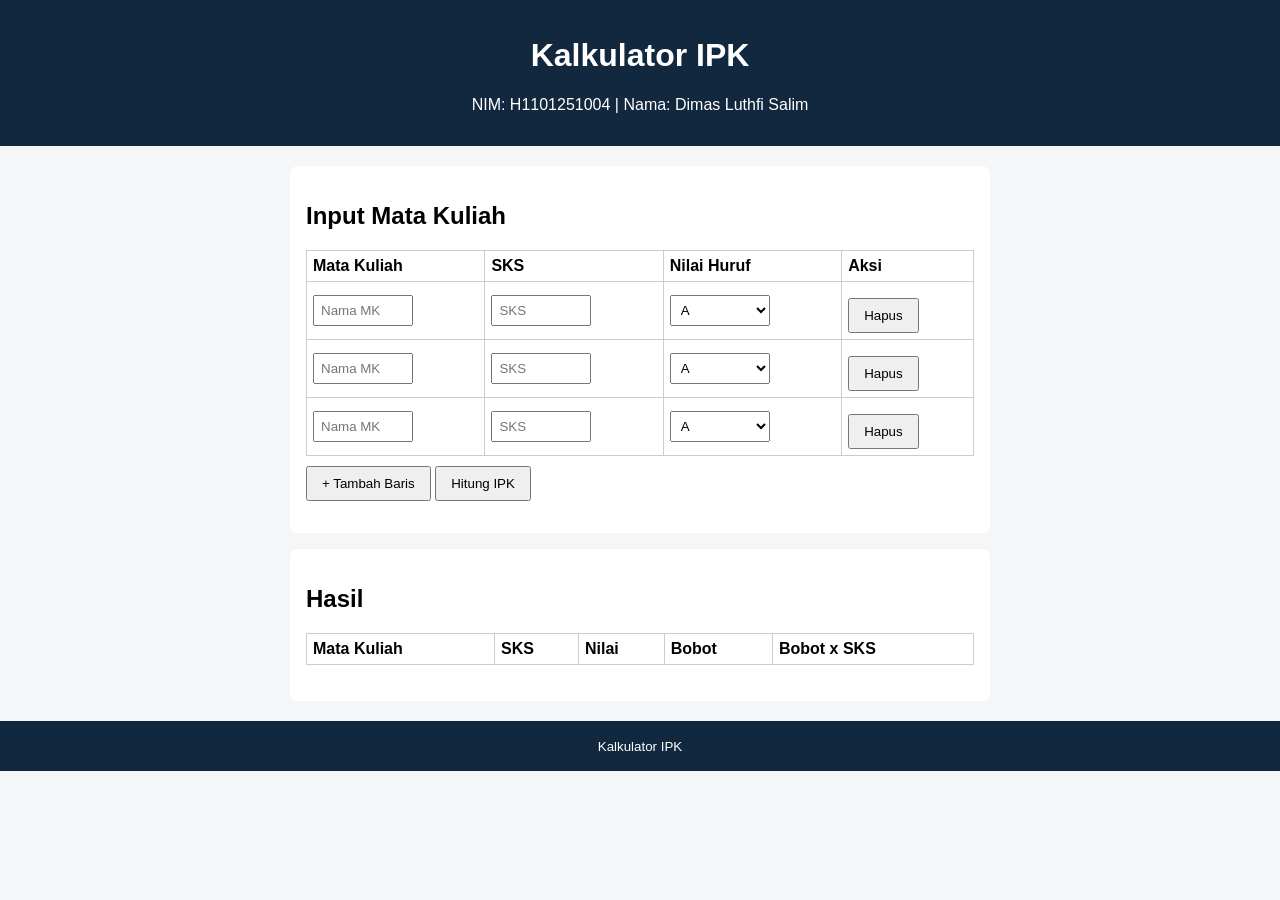
<file: UTS_H1101251004_Dimas-Luthfi-Salim.html>
<!DOCTYPE html>
<html lang="en">
<head>
    <meta charset="UTF-8">
    <meta name="viewport" content="width=device-width, initial-scale=1.0">
    <title>Kalkulator IPK</title>
    <style>
        body {
            font-family: Arial, sans-serif;
            margin: 0;
            background: #f4f6f8;
        }
        header, footer {
            background: #12283f;
            color: #fff;
            padding: 16px;
            text-align: center;
        }
        main {
         max-width: 700px;
         margin: 20px auto;
         padding: 0 12px;   
        }
        section {
            background: #fff;
            padding: 16px;
            margin-bottom: 16px;
            border-radius: 8px;
        }
        table {
            width: 100%;
            border-collapse: collapse;
        }
        th, td {
            border: 1px solid #ccc;
            padding: 6px;
            text-align: left;
        }
        input, select {
            width: 100px;
            padding: 6px;
            box-sizing: border-box;
        }
        button {
            padding: 8px 14px;
            margin-top: 10px;
            cursor: pointer;
        }
        #pesan {
            color: red;
            margin-top: 8px;
        }
        #hasil {
            font-size: 1.3em;
            font-weight: bold;
            margin-top: 10px;
        }
    </style>
</head>
<body>
    <header> 
        <h1>Kalkulator IPK</h1>
        <p>NIM: H1101251004 | Nama: Dimas Luthfi Salim</p>
    </header>
    <main>
        <section id="input-section">
            <h2>Input Mata Kuliah</h2>
            <table>
                <thead> 
                    <tr> 
                        <th>Mata Kuliah</th>
                        <th>SKS</th>
                        <th>Nilai Huruf</th>
                        <th>Aksi</th>
                    </tr>
                </thead>
                <tbody id="tabel-input"></tbody>
            </table>
            <button id="tambah">+ Tambah Baris</button>
            <button id="hitung">Hitung IPK</button>
            <p id="pesan"></p>
        </section>
        <section id="hasil-section">
            <h2>Hasil</h2>
            <table> 
                <thead>
                    <tr> 
                        <th>Mata Kuliah</th>
                        <th>SKS</th>
                        <th>Nilai</th>
                        <th>Bobot</th>
                        <th>Bobot x SKS</th>
                    </tr>
                </thead>
                <tbody id="tabel-hasil"></tbody>
            </table>
            <p id="hasil"></p>
        </section>
    </main>
    <footer>
        <small>Kalkulator IPK</small>
    </footer>

    <script> 
        const bobotNilai = {A: 4, AB: 3.5, B: 3, BC: 2.5, C: 2, D: 1, E: 0};
        const tabelInput = document.getElementById("tabel-input");
        const tabelHasil = document.getElementById("tabel-hasil");
        const pesan = document.getElementById("pesan");
        const hasil = document.getElementById("hasil");
        
        for (let i = 0; i < 3; i++) tambahBaris();
        
        function tambahBaris() {
            const tr = document.createElement("tr");
            let opsi = "";
            for (const huruf in bobotNilai) {
                opsi += `<option value="${huruf}">${huruf}</option>`;
            }
            tr.innerHTML = `
                <td><input type="text" class="nama" placeholder="Nama MK"></td>
                <td><input type="text" class="sks" placeholder="SKS"></td>
                <td><select class="huruf">${opsi}</select></td>
                <td><button type="button" class="hapus">Hapus</button></td>`;
            tr.querySelector(".hapus").addEventListener("click", function() {
                tr.remove();
            });
            tabelInput.appendChild(tr);
        }

        function hitungIPK() {
            pesan.textContent = "";
            hasil.textContent = "";
            tabelHasil.innerHTML = "";

            const baris = tabelInput.querySelectorAll("tr");
            const daftarMK = [];

            for (let i = 0; i < baris.length; i++) {
                const nama = baris[i].querySelector(".nama").value.trim();
                const sksTeks = baris[i].querySelector(".sks").value.trim();
                const huruf = baris[i].querySelector(".huruf").value;
                const sks = Number(sksTeks);

                if (nama === "" || sksTeks === "" || isNaN(sks) || sks <= 0 || !Number.isInteger(sks)) {
                    pesan.textContent = "Baris " + (i + 1) + ": nama harus diisi dan SKS harus angka bulat > 0.";
                    return;
                }
                daftarMK.push({nama: nama, sks: sks, huruf: huruf, bobot: bobotNilai[huruf]});
            }

            let totalMutu = 0;
            let totalSKS = 0;
            daftarMK.forEach(function (mk){
                const mutu = mk.bobot * mk.sks;
                totalMutu += mutu;
                totalSKS += mk.sks;
                tabelHasil.innerHTML += `
                    <tr>
                        <td>${mk.nama}</td>
                        <td>${mk.sks}</td>
                        <td>${mk.huruf}</td>
                        <td>${mk.bobot}</td>
                        <td>${mutu}</td>
                    </tr>`;
            });
            const ipk = totalMutu / totalSKS;
            hasil.textContent = "IPK: " + ipk.toFixed(2) + " (Total SKS: " + totalSKS + ")";
        }
        document.getElementById("tambah").addEventListener("click", tambahBaris);
        document.getElementById("hitung").addEventListener("click", hitungIPK);
    </script>
</body>
</html>
</file>
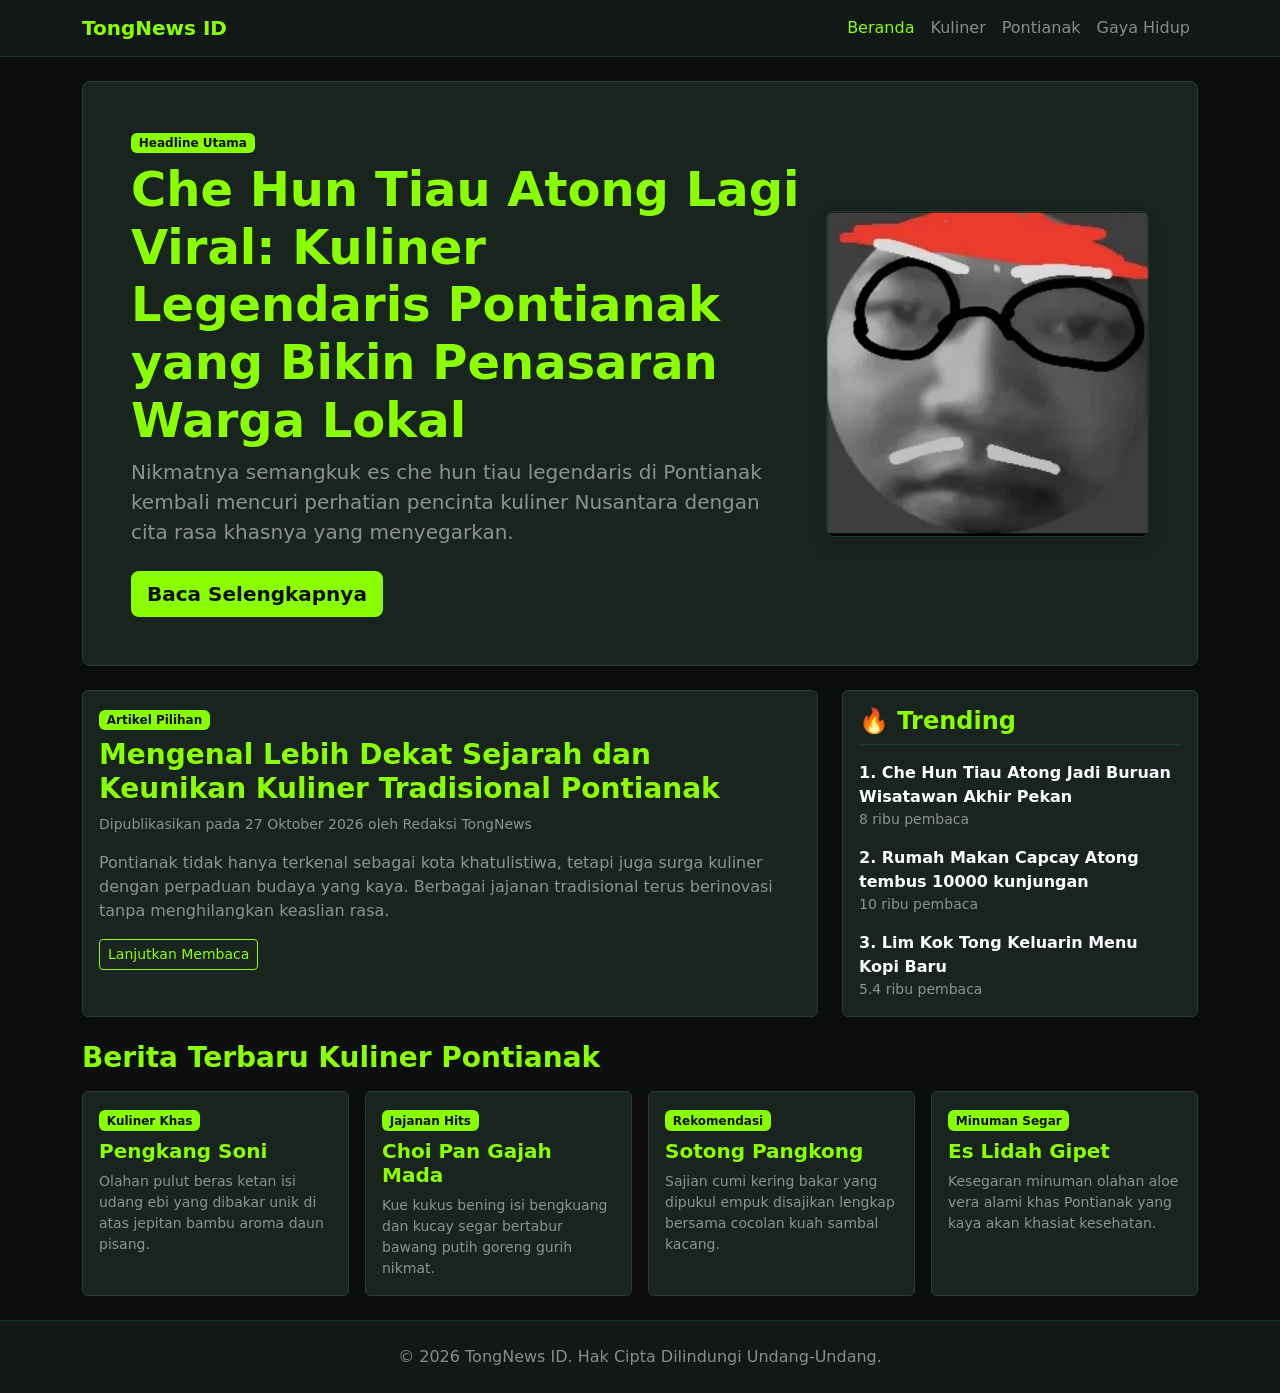
<file: Pertemuan-12/portal_berita.html>
<!DOCTYPE html>
<html lang="id">
<head>
    <meta charset="UTF-8">
    <meta name="viewport" content="width=device-width, initial-scale=1.0">
    <title>TongNews ID - Portal Berita Kuliner Pontianak</title>
    <link rel="stylesheet" href="https://cdn.jsdelivr.net/npm/bootstrap@5.3.2/dist/css/bootstrap.min.css">
    <style>
        body {
            background-color: #0c0f0d !important;
            color: #d1d5db;
        }
        .bg-manga-dark {
            background-color: #121815 !important;
        }
        .bg-manga-card {
            background-color: #1a241f !important;
            border: 1px solid #283d32 !important;
        }
        .text-neon-green {
            color: #8aff00 !important;
        }
        .badge-neon {
            background-color: #8aff00 !important;
            color: #0c0f0d !important;
            font-weight: 700;
        }
        .btn-neon {
            background-color: #8aff00 !important;
            color: #0c0f0d !important;
            font-weight: 700;
            border: none;
        }
        .btn-neon:hover {
            background-color: #75e000 !important;
            color: #0c0f0d !important;
        }
        .btn-outline-neon {
            border-color: #8aff00 !important;
            color: #8aff00 !important;
        }
        .btn-outline-neon:hover {
            background-color: #8aff00 !important;
            color: #0c0f0d !important;
        }
    </style>
</head>
<body>

    <nav class="navbar navbar-expand-lg navbar-dark bg-manga-dark sticky-top border-bottom border-success border-opacity-25">
        <div class="container">
            <a class="navbar-brand fw-bold text-neon-green" href="#">TongNews ID</a>
            <button class="navbar-toggler" type="button" data-bs-toggle="collapse" data-bs-target="#navbarNav">
                <span class="navbar-toggler-icon"></span>
            </button>
            <div class="collapse navbar-collapse" id="navbarNav">
                <ul class="navbar-nav ms-auto">
                    <li class="nav-item"><a class="nav-link active text-neon-green" href="#">Beranda</a></li>
                    <li class="nav-item"><a class="nav-link text-white-50" href="#">Kuliner</a></li>
                    <li class="nav-item"><a class="nav-link text-white-50" href="#">Pontianak</a></li>
                    <li class="nav-item"><a class="nav-link text-white-50" href="#">Gaya Hidup</a></li>
                </ul>
            </div>
        </div>
    </nav>

    <div class="container my-4">
        
        <div class="row mb-4">
            <div class="col-12">
                <div class="p-4 p-md-5 bg-manga-card text-white rounded-3 shadow">
                    <div class="row align-items-center g-4">
                        <div class="col-12 col-lg-8">
                            <span class="badge badge-neon mb-2">Headline Utama</span>
                            <h1 class="display-5 fw-bold text-neon-green">Che Hun Tiau Atong Lagi Viral: Kuliner Legendaris Pontianak yang Bikin Penasaran Warga Lokal</h1>
                            <p class="fs-5 text-white-50">Nikmatnya semangkuk es che hun tiau legendaris di Pontianak kembali mencuri perhatian pencinta kuliner Nusantara dengan cita rasa khasnya yang menyegarkan.</p>
                            <button class="btn btn-neon btn-lg mt-2" type="button">Baca Selengkapnya</button>
                        </div>
                        <div class="col-12 col-lg-4 text-center">
                            <img src="WhatsApp Image 2026-10-27 at 11.46.39 (1).jpeg" alt="Che Hun Tiau Atong" class="img-fluid rounded-3 shadow border border-success border-opacity-25">
                        </div>
                    </div>
                </div>
            </div>
        </div>

        <div class="row g-4 mb-4">
            <div class="col-12 col-lg-8">
                <div class="card bg-manga-card text-white shadow h-100">
                    <div class="card-body">
                        <span class="badge badge-neon mb-2">Artikel Pilihan</span>
                        <h3 class="card-title fw-bold text-neon-green">Mengenal Lebih Dekat Sejarah dan Keunikan Kuliner Tradisional Pontianak</h3>
                        <p class="text-white-50 small">Dipublikasikan pada 27 Oktober 2026 oleh Redaksi TongNews</p>
                        <p class="card-text text-white-50">Pontianak tidak hanya terkenal sebagai kota khatulistiwa, tetapi juga surga kuliner dengan perpaduan budaya yang kaya. Berbagai jajanan tradisional terus berinovasi tanpa menghilangkan keaslian rasa.</p>
                        <a href="#" class="btn btn-outline-neon btn-sm">Lanjutkan Membaca</a>
                    </div>
                </div>
            </div>

            <div class="col-12 col-lg-4">
                <div class="card bg-manga-card text-white shadow h-100">
                    <div class="card-body">
                        <h4 class="card-title fw-bold border-bottom border-success border-opacity-25 pb-2 mb-3 text-neon-green">🔥 Trending</h4>
                        <ul class="list-unstyled mb-0">
                            <li class="mb-3">
                                <a href="#" class="text-decoration-none text-white fw-semibold">1. Che Hun Tiau Atong Jadi Buruan Wisatawan Akhir Pekan</a>
                                <p class="text-white-50 small mb-0">8 ribu pembaca</p>
                            </li>
                            <li class="mb-3">
                                <a href="#" class="text-decoration-none text-white fw-semibold">2. Rumah Makan Capcay Atong tembus 10000 kunjungan</a>
                                <p class="text-white-50 small mb-0">10 ribu pembaca</p>
                            </li>
                            <li>
                                <a href="#" class="text-decoration-none text-white fw-semibold">3. Lim Kok Tong Keluarin Menu Kopi Baru</a>
                                <p class="text-white-50 small mb-0">5.4 ribu pembaca</p>
                            </li>
                        </ul>
                    </div>
                </div>
            </div>
        </div>

        <h3 class="fw-bold mb-3 text-neon-green">Berita Terbaru Kuliner Pontianak</h3>
        <div class="row g-3 mb-4">
            <div class="col-12 col-md-6 col-lg-3">
                <div class="card bg-manga-card text-white shadow h-100">
                    <div class="card-body">
                        <span class="badge badge-neon mb-2">Kuliner Khas</span>
                        <h5 class="card-title fw-semibold text-neon-green">Pengkang Soni</h5>
                        <p class="card-text small text-white-50">Olahan pulut beras ketan isi udang ebi yang dibakar unik di atas jepitan bambu aroma daun pisang.</p>
                    </div>
                </div>
            </div>
            <div class="col-12 col-md-6 col-lg-3">
                <div class="card bg-manga-card text-white shadow h-100">
                    <div class="card-body">
                        <span class="badge badge-neon mb-2">Jajanan Hits</span>
                        <h5 class="card-title fw-semibold text-neon-green">Choi Pan Gajah Mada</h5>
                        <p class="card-text small text-white-50">Kue kukus bening isi bengkuang dan kucay segar bertabur bawang putih goreng gurih nikmat.</p>
                    </div>
                </div>
            </div>
            <div class="col-12 col-md-6 col-lg-3">
                <div class="card bg-manga-card text-white shadow h-100">
                    <div class="card-body">
                        <span class="badge badge-neon mb-2">Rekomendasi</span>
                        <h5 class="card-title fw-semibold text-neon-green">Sotong Pangkong</h5>
                        <p class="card-text small text-white-50">Sajian cumi kering bakar yang dipukul empuk disajikan lengkap bersama cocolan kuah sambal kacang.</p>
                    </div>
                </div>
            </div>
            <div class="col-12 col-md-6 col-lg-3">
                <div class="card bg-manga-card text-white shadow h-100">
                    <div class="card-body">
                        <span class="badge badge-neon mb-2">Minuman Segar</span>
                        <h5 class="card-title fw-semibold text-neon-green">Es Lidah Gipet</h5>
                        <p class="card-text small text-white-50">Kesegaran minuman olahan aloe vera alami khas Pontianak yang kaya akan khasiat kesehatan.</p>
                    </div>
                </div>
            </div>
        </div>

    </div>

    <footer class="bg-manga-dark text-white-50 py-4 mt-auto border-top border-success border-opacity-25">
        <div class="container text-center">
            <p class="mb-0">&copy; 2026 TongNews ID. Hak Cipta Dilindungi Undang-Undang.</p>
        </div>
    </footer>

    <script src="https://cdn.jsdelivr.net/npm/bootstrap@5.3.2/dist/js/bootstrap.bundle.min.js"></script>
</body>
</html>
</file>
<file: style.css>
/* 1. Warna
Variabel CSS: ubah warna cukup di sini saja. */
:root {
    --latar: #eef3f1;
    --kartu: #ffffff;
    --teks: #1c2b27;
    --teks-pudar: #5f726c;
    --aksen: #0f766e;
}

/* Saat body diberi class "gelap" oleh JavaScript, warna berganti */
body.gelap {
    --latar: #121a18;
    --kartu: #1b2623;
    --teks: #e6efec;
    --teks-pudar: #94a8a1;
    --aksen: #5fd1c4;
}

/* 2. Dasar halaman */
* {
    box-sizing: border-box;
}

body {
    margin: 0;
    font-family: Arial, sans-serif;
    line-height: 1.6;
    background: var(--latar);
    color: var(--teks);
}

/* 3. Bagian atas */
.header {
    display: flex;
    justify-content: space-between;
    align-items: center;
    padding: 16px 24px;
}

.logo {
    margin: 0;
    color: var(--aksen);
}

#tombol-tema {
    padding: 8px 16px;
    border: 2px solid var(--aksen);
    border-radius: 20px;
    background: transparent;
    color: var(--aksen);
    cursor: pointer;
}

/* 4. Isi halaman */
.isi {
    max-width: 900px;
    margin: 0 auto;
    padding: 0 24px 60px;
}

.perkenalan {
    padding: 50px 0 20px;
}

.perkenalan h1 {
    font-size: 2.6rem;
    margin: 0 0 8px;
}

.perkenalan p {
    color: var(--teks-pudar);
    font-size: 1.1rem;
    margin: 0;
}

/* 5. Pencarian */
#cari {
    width: 100%;
    padding: 12px 16px;
    margin: 8px 0 20px;
    border: 1px solid var(--teks-pudar);
    border-radius: 10px;
    font-size: 1rem;
    background: var(--kartu);
    color: var(--teks);
}

/* 6. Kartu proyek */
.daftar-proyek {
    display: grid;
    grid-template-columns: repeat(auto-fill, minmax(250px, 1fr));
    gap: 20px;
}

.kartu {
    display: block;
    padding: 24px;
    background: var(--kartu);
    border-radius: 14px;
    box-shadow: 0 4px 14px rgba(0, 0, 0, 0.08);
    color: inherit;
    text-decoration: none;
    transition: transform 0.2s;
}

.kartu:hover {
    transform: translateY(-4px);
}

.kartu h3 {
    margin: 0 0 6px;
    color: var(--aksen);
}

.kartu p {
    margin: 0;
    color: var(--teks-pudar);
}

/* Pesan "tidak ditemukan" disembunyikan dulu */
.pesan-kosong {
    display: none;
    color: var(--teks-pudar);
}
</file>
<file: buku-tamu-digital/style.css>
body { 
    font-family: Arial, sans-serif; 
    background: #eef3f1; 
    margin: 0; 
    padding: 24px; 
    color: #1c2b27; 
}

.kotak { 
    max-width: 440px; 
    margin: 0 auto; 
    background: #fff; 
    padding: 24px; 
    border-radius: 14px; 
}

a { 
    color: #0f766e; 
}

input { 
    display: block; 
    width: 100%; 
    padding: 10px; 
    margin: 10px 0; 
    border: 1px solid #c8d5d0; 
    border-radius: 8px; 
    font-size: 1rem; 
}

button { 
    padding: 10px 20px; 
    border: 0; 
    border-radius: 8px; 
    background: #0f766e; 
    color: #fff; 
    font-size: 1rem; 
    cursor: pointer; 
}

li { 
    padding: 8px 0; 
    border-bottom: 1px solid #e3ebe8; 
}
</file>
<file: mav-platform/style.css>
body { 
    font-family: Arial, sans-serif; 
    background: #eef3f1; 
    margin: 0; 
    padding: 24px; 
    color: #1c2b27; 
}

.kotak { 
    max-width: 440px; 
    margin: 0 auto; 
    background: #fff; 
    padding: 24px; 
    border-radius: 14px; 
}

a { 
    color: #0f766e; 
}

select { 
    padding: 8px; 
    font-size: 1rem; 
    margin-left: 6px; 
}

li { 
    padding: 8px 0; 
    border-bottom: 1px solid #e3ebe8; 
}
</file>
<file: css/style.css>
* {
    margin: 0;
    padding: 0;
    box-sizing: border-box;
}
:root {
    --primary: #2563eb;
    --primary-dark: #1d4ed8;
    --dark: #1e293b;
    --light: #f8fafc;
    --surface: #ffffff;
    --gray: #94a3b8;
    --border: #e2e8f0;
    --text-secondary: #475569;
    --text-muted: #64748b;
    --shadow: rgba(0,0,0,0.1);
    --icon-bg: #e0f2fe;
    --footer-bg: #1e293b;
    --footer-text: #ffffff;
    --success: #16a34a;
    --success-bg: #dcfce7;
    --danger: #dc2626;
    --danger-bg: #fee2e2;
}

html[data-theme="dark"] {
    --dark: #f1f5f9;
    --light: #0f172a;
    --surface: #1e293b;
    --gray: #64748b;
    --border: #334155;
    --text-secondary: #cbd5e1;
    --text-muted: #94a3b8;
    --shadow: rgba(0,0,0,0.55);
    --icon-bg: rgba(37, 99, 235, 0.18);
    --footer-bg: #0b1220;
    --footer-text: #f1f5f9;
    --success: #4ade80;
    --success-bg: rgba(74, 222, 128, 0.15);
    --danger: #f87171;
    --danger-bg: rgba(248, 113, 113, 0.15);
}

body {
    font-family: 'Segoe UI', sans-serif;
    background: var(--light);
    color: var(--dark);
    line-height: 1.6;
    transition: background-color 0.3s ease, color 0.3s ease;
}
.container {
    max-width: 1200px;
    margin: 0 auto;
    padding: 0 20px;
}

nav {
    background: var(--surface);
    box-shadow: 0 2px 10px var(--shadow);
    position: fixed;
    width: 100%;
    top: 0;
    z-index: 100;
    transition: background-color 0.3s ease, box-shadow 0.3s ease;
}
nav .container {
    display: flex;
    align-items: center;
    gap: 30px;
    padding: 15px 20px;
    position: relative;
}

.logo { font-weight: 700; font-size: 20px; margin-right: auto; }
.nav-links {
    display: flex;
    list-style: none;
    gap: 30px;
}
.nav-links a {
    text-decoration: none;
    color: var(--dark);
    font-weight: 500;
    transition: color 0.3s;
}
.nav-links a:hover, .nav-links a.active {
    color: var(--primary);
}

.nav-actions {
    display: flex;
    align-items: center;
    gap: 10px;
}

.theme-toggle {
    display: flex;
    align-items: center;
    justify-content: center;
    width: 38px;
    height: 38px;
    border-radius: 50%;
    border: 2px solid var(--border);
    background: none;
    color: var(--dark);
    cursor: pointer;
    transition: border-color 0.3s ease, transform 0.3s ease, color 0.3s ease;
}
.theme-toggle:hover { border-color: var(--primary); transform: rotate(20deg); }
.theme-toggle:focus-visible { outline: 2px solid var(--primary); outline-offset: 2px; }
.theme-toggle svg { width: 19px; height: 19px; }
.theme-toggle .icon-sun { display: none; }
html[data-theme="dark"] .theme-toggle .icon-sun { display: block; }
html[data-theme="dark"] .theme-toggle .icon-moon { display: none; }

.nav-toggle {
    display: none;
    flex-direction: column;
    justify-content: center;
    gap: 5px;
    width: 32px;
    height: 32px;
    background: none;
    border: none;
    cursor: pointer;
    padding: 4px;
}
.nav-toggle span {
    display: block;
    width: 100%;
    height: 3px;
    background: var(--dark);
    border-radius: 2px;
    transition: transform 0.3s ease, opacity 0.3s ease, background-color 0.3s ease;
}
.nav-toggle.active span:nth-child(1) { transform: translateY(8px) rotate(45deg); }
.nav-toggle.active span:nth-child(2) { opacity: 0; }
.nav-toggle.active span:nth-child(3) { transform: translateY(-8px) rotate(-45deg); }

@media (max-width: 768px) {
    .nav-toggle { display: flex; }
    .nav-links {
        position: absolute;
        top: 100%;
        left: 0;
        right: 0;
        background: var(--surface);
        flex-direction: column;
        align-items: flex-start;
        gap: 15px;
        padding: 20px;
        box-shadow: 0 10px 20px var(--shadow);
        transform: translateY(-10px);
        opacity: 0;
        pointer-events: none;
        transition: transform 0.25s ease, opacity 0.25s ease, background-color 0.3s ease;
    }
    .nav-links.active {
        transform: translateY(0);
        opacity: 1;
        pointer-events: auto;
    }
}

.hero {
    padding: 150px 0 100px;
    background: linear-gradient(135deg, #f0f9ff 0%, #e0f2fe 100%);
    min-height: 100vh;
    display: flex;
    align-items: center;
    justify-content: center;
    text-align: center;
    transition: background-color 0.3s ease;
}
html[data-theme="dark"] .hero {
    background: linear-gradient(135deg, #0f172a 0%, #1e293b 100%);
}
.hero .container {
    width: 100%;
}
.hero-content {
    max-width: 800px;
    margin: 0 auto;
    text-align: center;
}
.hero-content h1 { font-size: 48px; margin-bottom: 20px; }
.hero-content span { color: var(--primary); }
.hero-content p {
    font-size: 20px;
    color: var(--text-secondary);
    margin-bottom: 30px;
}

.typing-slot {
    display: inline-grid;
    vertical-align: top;
    white-space: nowrap;
    text-align: left;
}
.typing-slot > * { grid-area: 1 / 1; }
.typing-sizer { visibility: hidden; }
@media (max-width: 600px) {
    .hero-content h1 { font-size: 34px; }
    .hero-content p { font-size: 16px; margin-bottom: 25px; }
}
.btn {
    display: inline-block; background: var(--primary); color: white;
    padding: 12px 30px; border-radius: 8px; text-decoration: none;
    font-weight: 600; transition: transform 0.3s, box-shadow 0.3s;
    border: none; cursor: pointer; font-size: 15px;
}
.btn:hover { transform: translateY(-3px); box-shadow: 0 10px 20px rgba(37,99,235,0.3); }

.page-header {
    padding: 150px 0 60px;
    background: linear-gradient(135deg, #f0f9ff 0%, #e0f2fe 100%);
    text-align: center;
    transition: background-color 0.3s ease;
}
html[data-theme="dark"] .page-header {
    background: linear-gradient(135deg, #0f172a 0%, #1e293b 100%);
}
.page-header h1 { font-size: 40px; margin-bottom: 10px; }
.page-header p { color: var(--text-secondary); font-size: 18px; }

.projects { padding: 80px 0; background: var(--surface); transition: background-color 0.3s ease; }
.projects h2 { text-align: center; font-size: 36px; margin-bottom: 40px; }
.project-grid {
    display: grid;
    grid-template-columns: repeat(auto-fit, minmax(300px, 1fr));
    gap: 30px;
}
.project-card {
    background: var(--light); border-radius: 10px; padding: 20px;
    transition: transform 0.3s, background-color 0.3s ease; cursor: pointer;
}
.project-card:hover { transform: translateY(-10px); }
.project-card img { width: 100%; height: 200px; object-fit: cover; border-radius: 8px; }

.about-section { padding: 80px 0; background: var(--surface); transition: background-color 0.3s ease; }
.about-grid {
    display: grid;
    grid-template-columns: 280px 1fr;
    gap: 50px;
    align-items: start;
}
@media (max-width: 768px) {
    .about-grid { grid-template-columns: 1fr; }
}
.about-photo {
    width: 100%;
    aspect-ratio: 1 / 1;
    border-radius: 16px;
    background: linear-gradient(135deg, #e0f2fe 0%, #f0f9ff 100%);
    display: flex;
    align-items: center;
    justify-content: center;
    font-size: 96px;
    transition: background-color 0.3s ease;
}
html[data-theme="dark"] .about-photo {
    background: linear-gradient(135deg, #1e293b 0%, #273449 100%);
}
.about-text h2 { font-size: 28px; margin-bottom: 15px; }
.about-text p { margin-bottom: 15px; color: var(--text-secondary); }
.info-list { list-style: none; margin-top: 20px; }
.info-list li { margin-bottom: 10px; }
.info-list strong { display: inline-block; width: 90px; color: var(--dark); }

.skills-section { padding: 80px 0; background: var(--light); transition: background-color 0.3s ease; }
.skills-section h2 { text-align: center; font-size: 32px; margin-bottom: 40px; }
.skills-grid {
    display: grid;
    grid-template-columns: repeat(auto-fit, minmax(260px, 1fr));
    gap: 40px;
    max-width: 900px;
    margin: 0 auto;
}
.skill-item { margin-bottom: 22px; }
.skill-item:last-child { margin-bottom: 0; }
.skill-item-header {
    display: flex;
    justify-content: space-between;
    margin-bottom: 8px;
    font-weight: 500;
    font-size: 15px;
}
.skill-bar {
    height: 10px;
    background: var(--border);
    border-radius: 5px;
    overflow: hidden;
    transition: background-color 0.3s ease;
}
.skill-bar-fill {
    height: 100%;
    background: var(--primary);
    border-radius: 5px;
    width: 0%;
    transition: width 1.2s ease;
}

.timeline-section { padding: 80px 0; background: var(--surface); transition: background-color 0.3s ease; }
.timeline-section h2 { text-align: center; font-size: 32px; margin-bottom: 50px; }
.timeline {
    max-width: 700px;
    margin: 0 auto;
    position: relative;
    padding-left: 30px;
    border-left: 3px solid var(--primary);
}
.timeline-item { position: relative; padding-bottom: 40px; }
.timeline-item:last-child { padding-bottom: 0; }
.timeline-item::before {
    content: '';
    position: absolute;
    left: -39px;
    top: 4px;
    width: 14px;
    height: 14px;
    border-radius: 50%;
    background: var(--primary);
    border: 3px solid var(--surface);
    box-shadow: 0 0 0 3px var(--primary);
    transition: border-color 0.3s ease;
}
.timeline-date { color: var(--primary); font-weight: 600; font-size: 14px; margin-bottom: 5px; }
.timeline-item h3 { font-size: 18px; margin-bottom: 5px; }
.timeline-item p { color: var(--text-muted); font-size: 15px; }

.contact-section { padding: 80px 0; background: var(--surface); transition: background-color 0.3s ease; }
.contact-grid {
    display: grid;
    grid-template-columns: 1fr 1.3fr;
    gap: 50px;
}
@media (max-width: 768px) {
    .contact-grid { grid-template-columns: 1fr; }
}
.contact-info h2 { font-size: 26px; margin-bottom: 20px; }
.contact-info > p { color: var(--text-secondary); margin-bottom: 25px; }
.contact-detail {
    display: flex;
    align-items: flex-start;
    gap: 15px;
    margin-bottom: 25px;
}
.contact-detail-icon {
    width: 45px;
    height: 45px;
    flex-shrink: 0;
    background: var(--icon-bg);
    color: var(--primary);
    border-radius: 10px;
    display: flex;
    align-items: center;
    justify-content: center;
    font-size: 20px;
    transition: background-color 0.3s ease;
}
.contact-detail h4 { font-size: 15px; margin-bottom: 3px; }
.contact-detail p { margin: 0; color: var(--text-muted); font-size: 14px; }
.social-links { display: flex; gap: 12px; margin-top: 20px; }
.social-links a {
    width: 42px;
    height: 42px;
    border-radius: 50%;
    background: var(--light);
    display: flex;
    align-items: center;
    justify-content: center;
    color: var(--dark);
    text-decoration: none;
    font-weight: 600;
    font-size: 13px;
    transition: 0.3s;
}
.social-links a:hover {
    background: var(--primary);
    color: white;
    transform: translateY(-3px);
}
.social-links a:focus-visible {
    outline: 2px solid var(--primary);
    outline-offset: 2px;
}

.contact-form {
    background: var(--light);
    padding: 40px;
    border-radius: 12px;
    transition: background-color 0.3s ease;
}
.form-group { margin-bottom: 20px; }
.form-group label {
    display: block;
    margin-bottom: 6px;
    font-weight: 500;
    font-size: 14px;
}
.form-group input,
.form-group textarea {
    width: 100%;
    padding: 12px 14px;
    border: 2px solid var(--border);
    border-radius: 8px;
    font-family: inherit;
    font-size: 15px;
    background: var(--surface);
    color: var(--dark);
    transition: border-color 0.3s ease, background-color 0.3s ease, color 0.3s ease;
}
.form-group input:focus,
.form-group textarea:focus {
    outline: none;
    border-color: var(--primary);
}
.form-group textarea { resize: vertical; min-height: 120px; }
.form-group.error input,
.form-group.error textarea { border-color: var(--danger); }
.error-message {
    display: none;
    color: var(--danger);
    font-size: 13px;
    margin-top: 5px;
}
.form-group.error .error-message { display: block; }
.form-submit-btn {
    width: 100%;
    background: var(--primary);
    color: white;
    border: none;
    padding: 14px;
    border-radius: 8px;
    font-size: 16px;
    font-weight: 600;
    cursor: pointer;
    transition: background 0.3s;
}
.form-submit-btn:hover { background: var(--primary-dark); }
.form-submit-btn:disabled { opacity: 0.7; cursor: not-allowed; }
.form-status {
    display: none;
    margin-top: 15px;
    padding: 12px 14px;
    border-radius: 8px;
    font-size: 14px;
}
.form-status.show { display: block; }
.form-status.success { background: var(--success-bg); color: var(--success); }
.form-status.error { background: var(--danger-bg); color: var(--danger); }

footer {
    background: var(--footer-bg);
    color: var(--footer-text);
    text-align: center;
    padding: 30px;
    transition: background-color 0.3s ease, color 0.3s ease;
}
</file>
